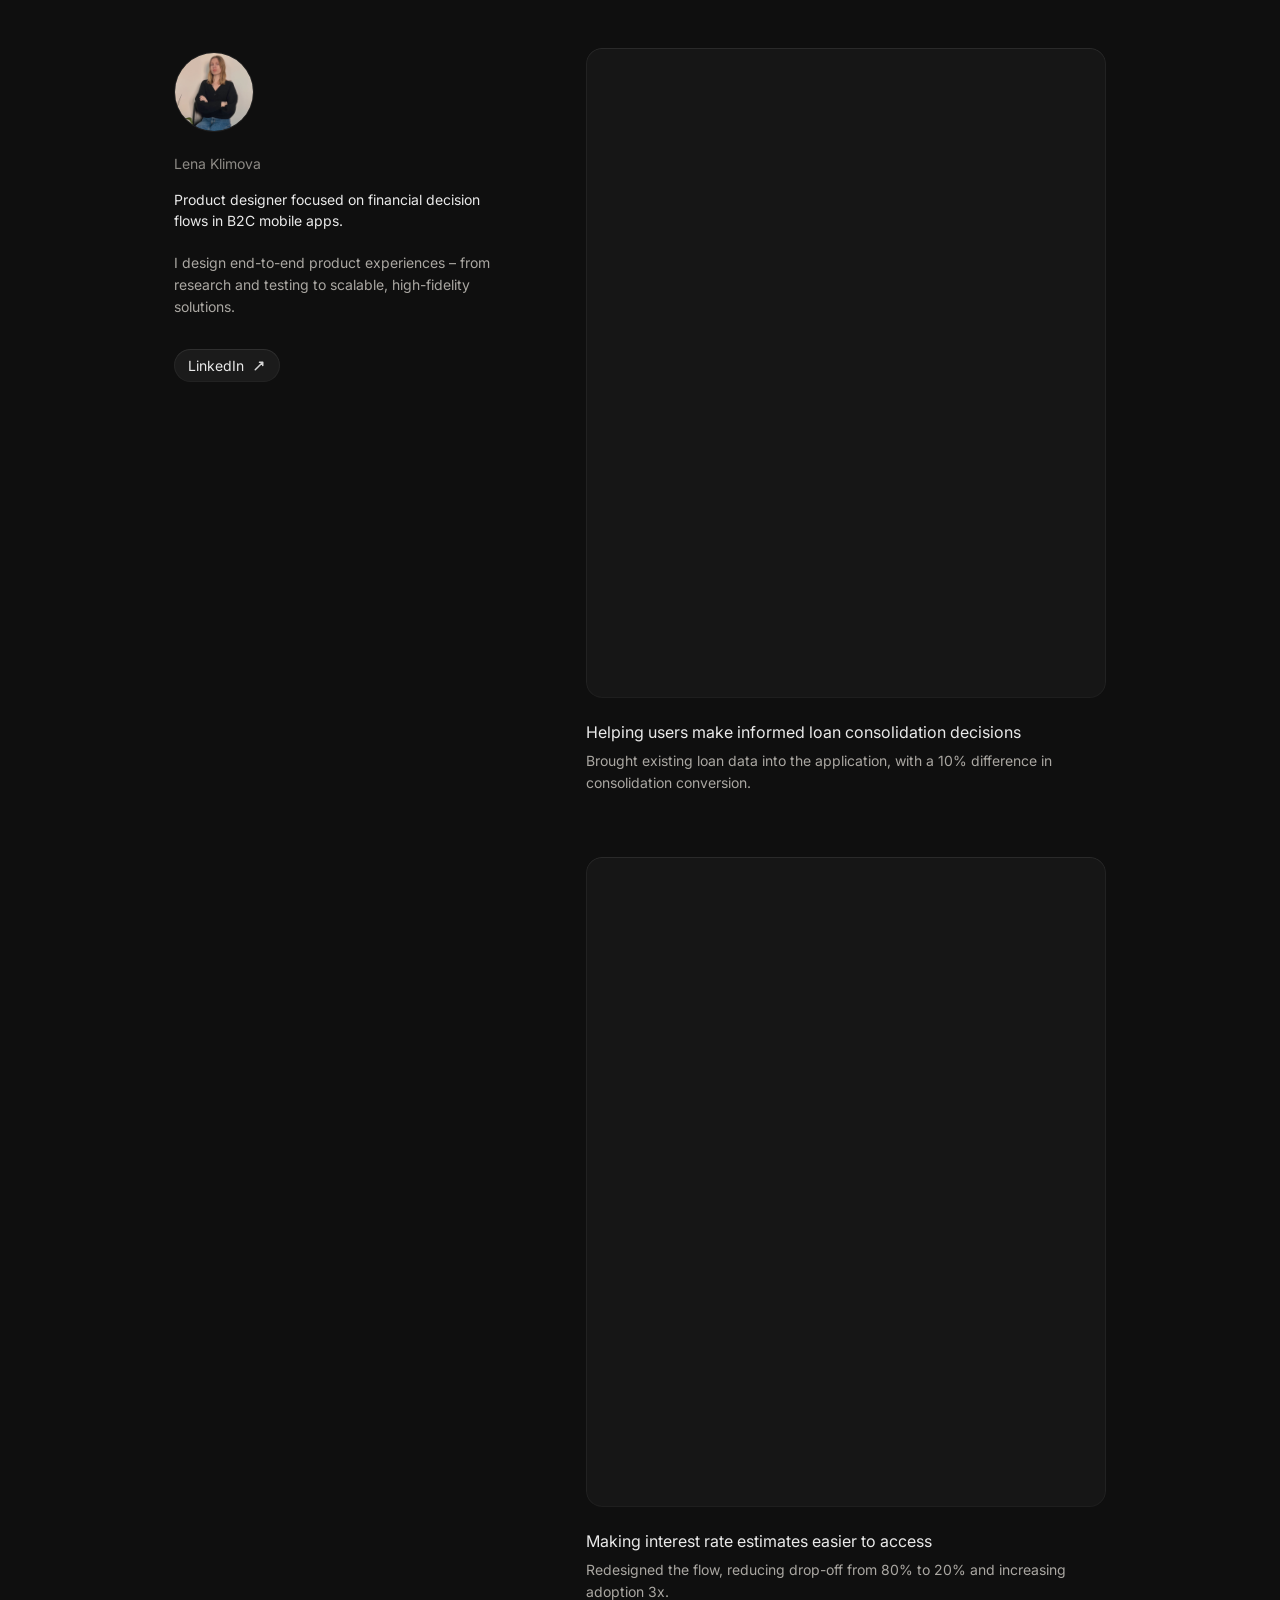
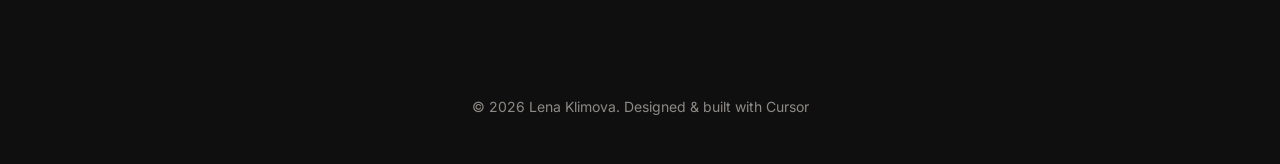
<file: index.html>
<!DOCTYPE html>
<html lang="en">
<head>
  <meta charset="UTF-8" />
  <meta name="viewport" content="width=device-width, initial-scale=1.0" />
  <title>Lena Klimova</title>

  <!-- Google Fonts (Inter) -->
  <link href="https://fonts.googleapis.com/css2?family=Inter:wght@400;500;600&display=swap" rel="stylesheet">

  <link rel="stylesheet" href="styles.css?v=158" />
</head>
<body class="preload home">

  <main class="home-shell">
    <aside class="home-bio">
      <img src="avatar.jpg" class="avatar" alt="Lena Klimova" />
      <p class="text-small">Lena Klimova</p>
      <p class="home-bio-role">Product designer focused on financial decision flows in B2C mobile apps.</p>
      <p class="home-bio-sub">
        I design end-to-end product experiences – from research and testing to scalable, high-fidelity solutions.
      </p>
      <a href="https://www.linkedin.com/in/lena-klimova-8a553314b/" target="_blank" rel="noopener noreferrer" class="button">
        LinkedIn
        <svg viewBox="0 0 14 14" fill="none" aria-hidden="true">
          <path d="M3.25 10.75 10.75 3.25M7.5 3.25H10.75V6.5" stroke="currentColor" stroke-width="1.5" stroke-linecap="round" stroke-linejoin="round"/>
        </svg>
      </a>
    </aside>

    <div class="home-work">

      <article class="home-entry case reveal-group">
        <a href="case-loan-consolidation-kreddy.html" class="home-entry-link reveal">
          <div class="case-card home-preview">
            <div class="home-preview-media">
              <video class="home-preview-cover" src="images/case/loan/uc-card-cover.mp4?v=1" autoplay muted loop playsinline preload="auto" aria-label="Loan consolidation in Kreddy"></video>
            </div>
          </div>
          <h2 class="home-entry-title">Helping users make informed loan consolidation decisions</h2>
          <p class="home-entry-subtext">
            Brought existing loan data into the application, with a 10% difference in consolidation conversion.
          </p>
        </a>
      </article>

      <article class="home-entry case reveal-group">
        <a href="case-irm-kreddy.html" class="home-entry-link reveal">
          <div class="case-card home-preview">
            <div class="home-preview-media">
              <video class="home-preview-cover" src="images/case/irm/irm-card-cover.mp4?v=3" autoplay muted loop playsinline preload="auto" aria-label="Interest rate estimation in Kreddy"></video>
            </div>
          </div>
          <h2 class="home-entry-title">Making interest rate estimates easier to access</h2>
          <p class="home-entry-subtext">
            Redesigned the flow, reducing drop-off from 80% to 20% and increasing adoption 3x.
          </p>
        </a>
      </article>

    </div>
  </main>

  <footer class="footer reveal">
    <p class="text-small">© 2026 Lena Klimova. Designed & built with Cursor</p>
  </footer>

  <script src="script.js?v=64"></script>
</body>
</html>
</file>
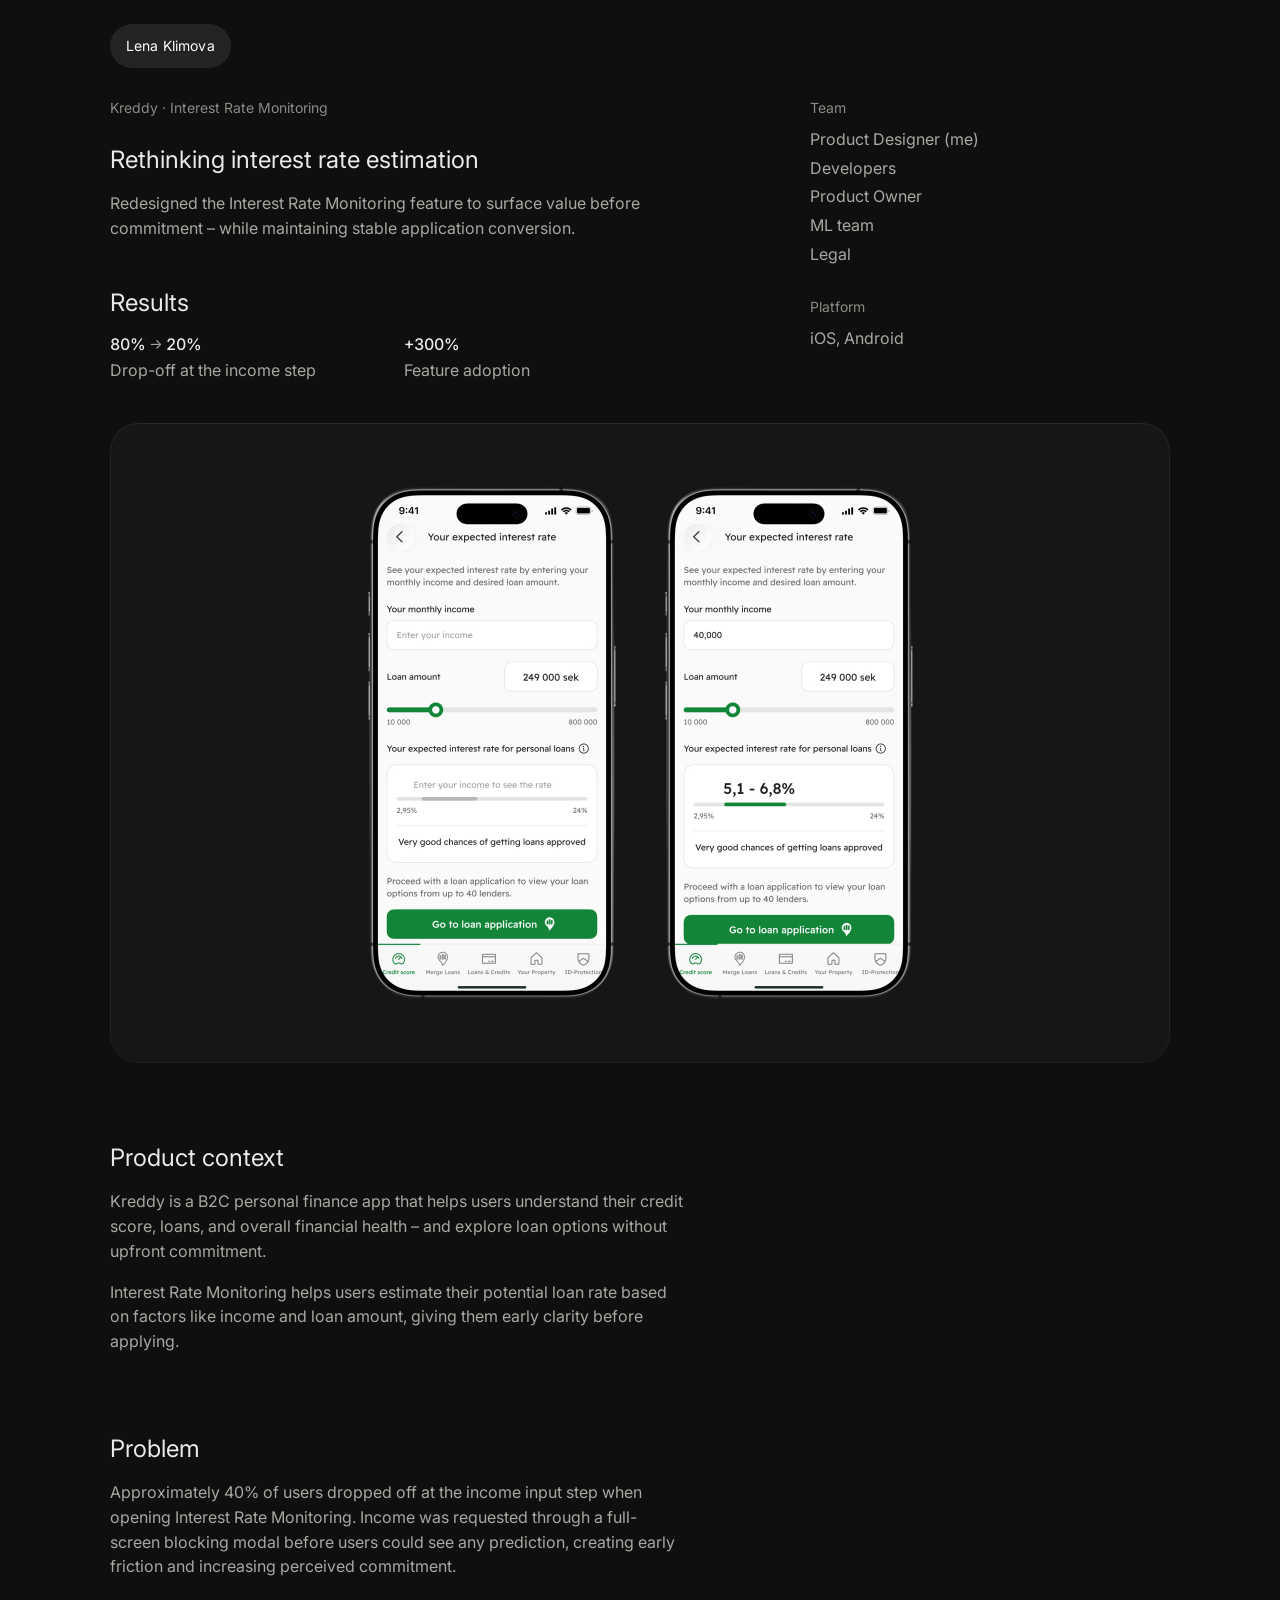
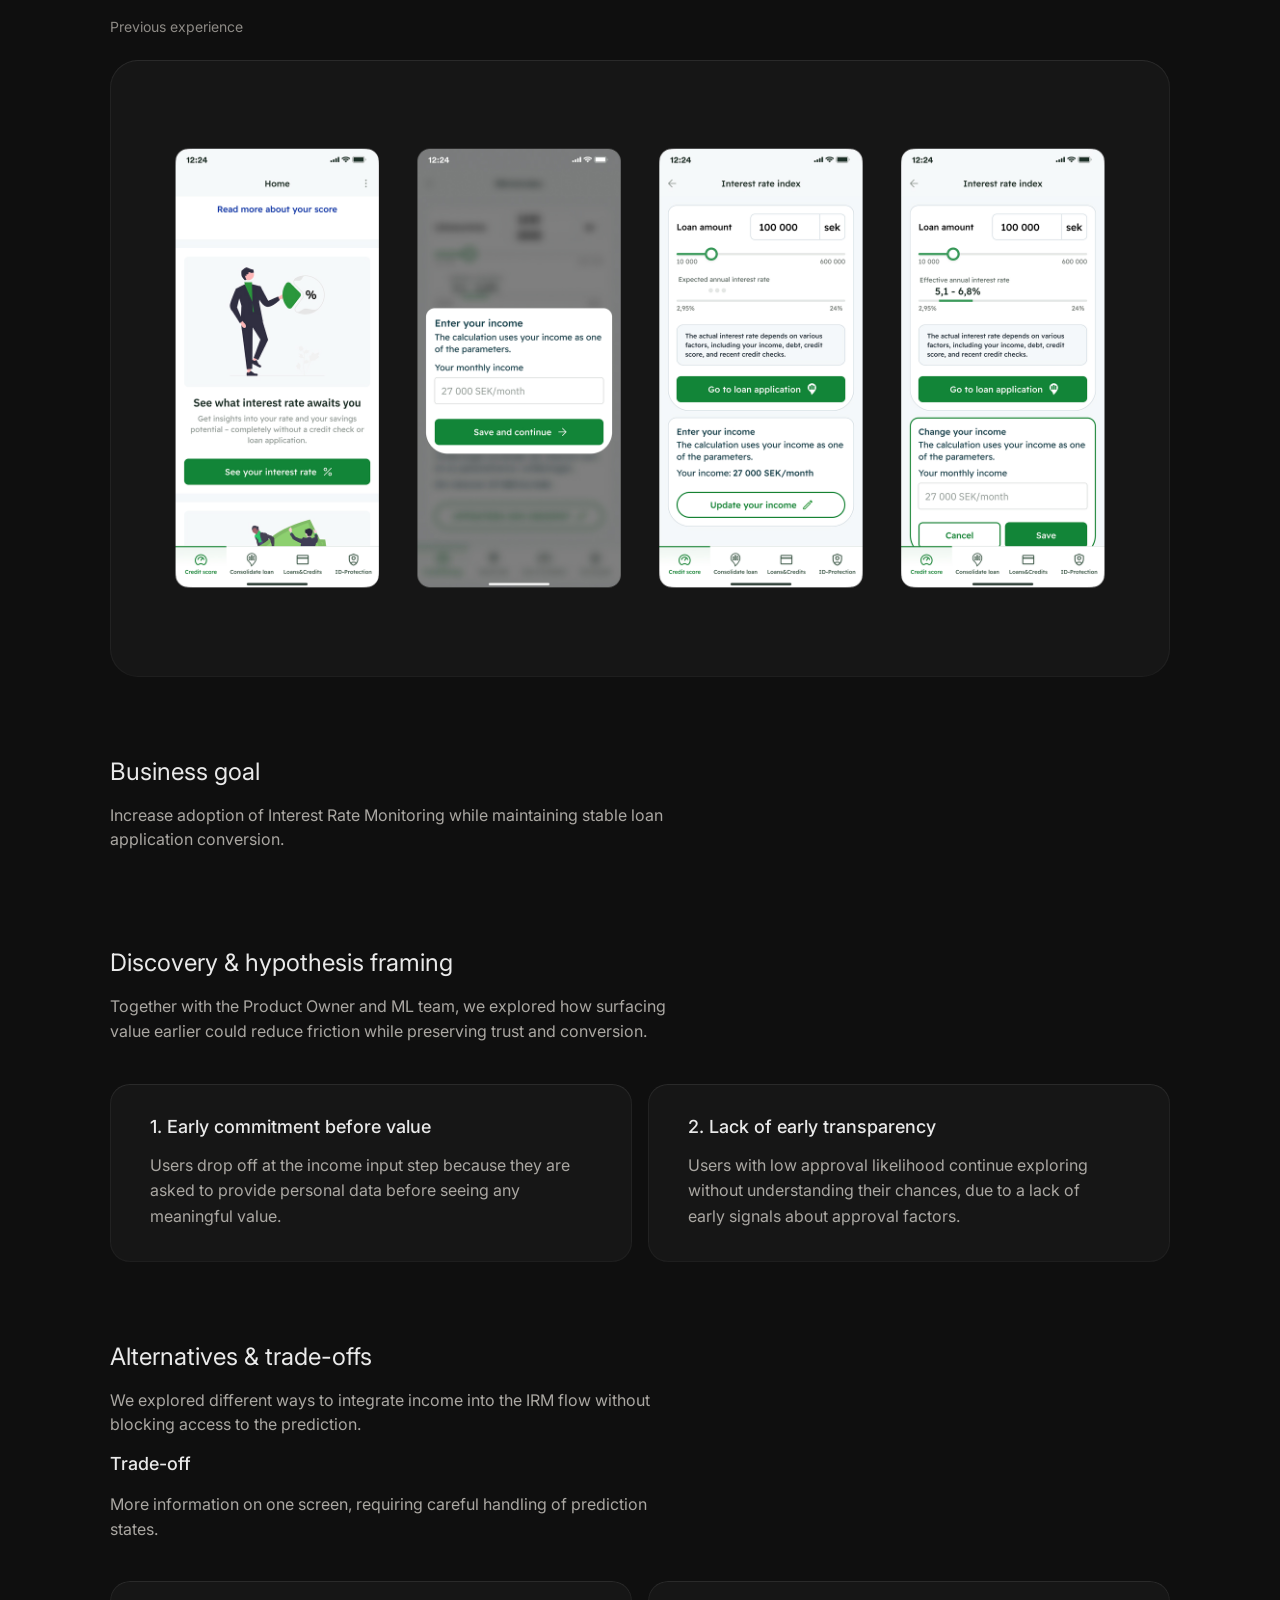
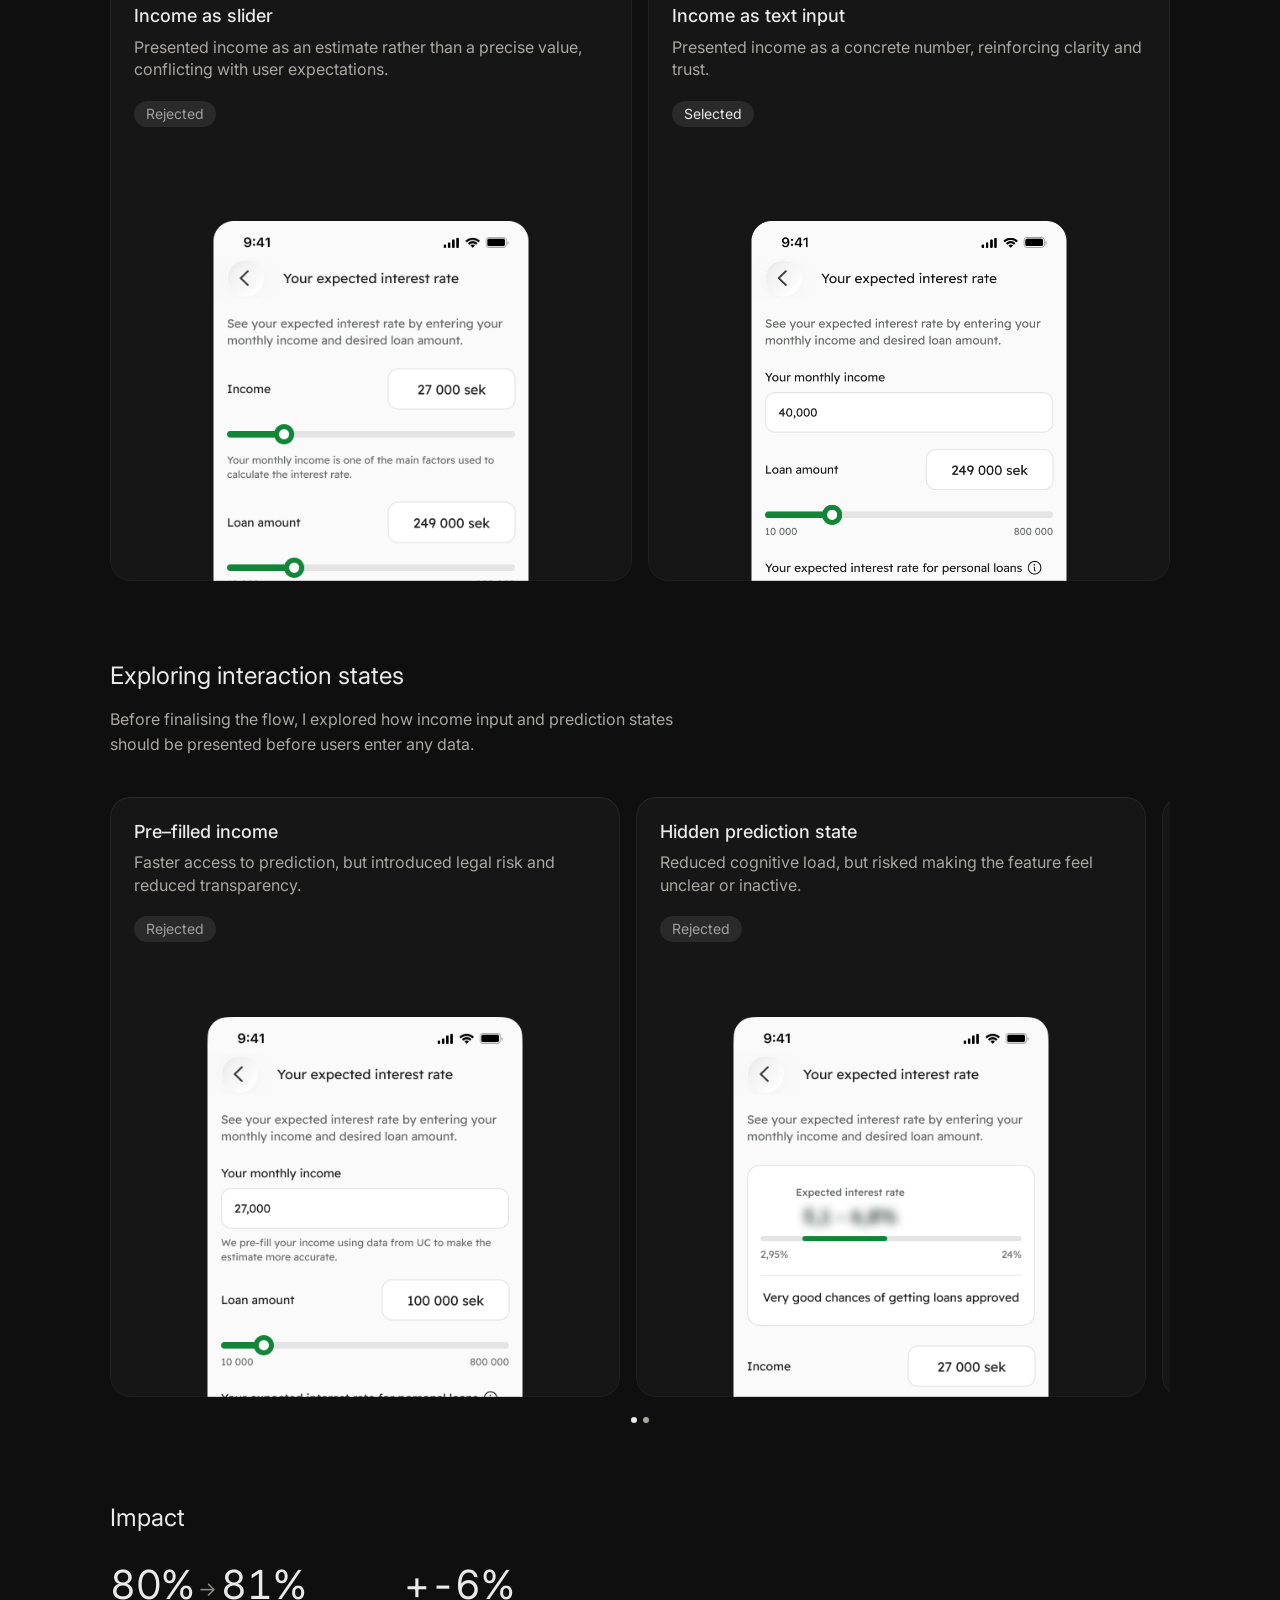
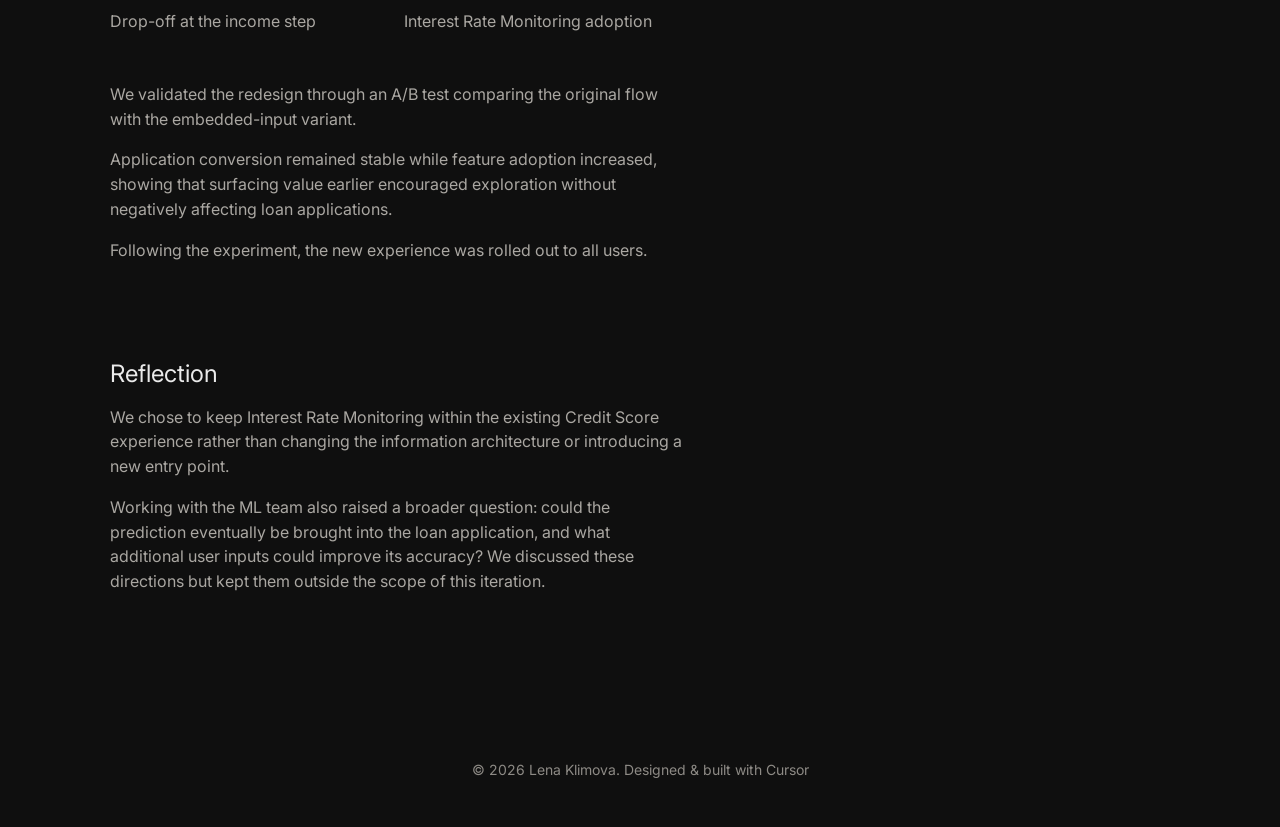
<file: case-irm-kreddy.html>
<!DOCTYPE html>
<html lang="en">
<head>
  <meta charset="UTF-8" />
  <meta name="viewport" content="width=device-width, initial-scale=1.0" />
  <title>IRM Kreddy · Lena Klimova</title>

  <!-- Google Fonts (Inter) -->
  <link href="https://fonts.googleapis.com/css2?family=Inter:wght@400;500;600&display=swap" rel="stylesheet">

  <link rel="stylesheet" href="styles.css?v=158" />
</head>
<body class="preload">

  <nav class="nav">
    <a href="/lena-portfolio/" class="nav-logo">Lena Klimova</a>
  </nav>

  <main class="case-page">
    <section class="hero reveal-group">
      <div class="hero-grid reveal">
        <div class="hero-left hero-text">
          <p class="text-small">Kreddy · Interest Rate Monitoring</p>
          <h1 class="text-title">
            Rethinking interest rate estimation
          </h1>
          <p class="text-body">
            Redesigned the Interest Rate Monitoring feature to surface value before commitment – while maintaining stable application conversion.
          </p>
          <div class="hero-results">
            <h2 class="text-title">Results</h2>
            <div class="hero-results-metrics">
              <div class="hero-results-metric">
                <p class="section-subheading">80%<span class="impact-arrow">→</span><span data-count-from="80" data-count-to="20" data-count-suffix="%">20%</span></p>
                <p class="text-body">Drop-off at the income step</p>
              </div>
              <div class="hero-results-metric">
                <p class="section-subheading" data-count-to="300" data-count-prefix="+" data-count-suffix="%">+300%</p>
                <p class="text-body">Feature adoption</p>
              </div>
            </div>
          </div>
        </div>
        <div class="hero-right">
          <div class="meta-block">
            <p class="text-small">Team</p>
            <p class="text-body">Product Designer (me)</p>
            <p class="text-body">Developers</p>
            <p class="text-body">Product Owner</p>
            <p class="text-body">ML team</p>
            <p class="text-body">Legal</p>
          </div>
          <div class="meta-block">
            <p class="text-small">Platform</p>
            <p class="text-body">iOS, Android</p>
          </div>
        </div>
      </div>
      <div class="hero-image reveal" role="img" aria-label="Case study preview"></div>
    </section>

    <section class="case-section reveal-group">
      <div class="case-content reveal">

        <h2 class="text-title">Product context</h2>
        <p class="text-body">
          Kreddy is a B2C personal finance app that helps users understand their credit score, loans, and overall financial health – and explore loan options without upfront commitment.
        </p>
        <p class="text-body">
          Interest Rate Monitoring helps users estimate their potential loan rate based on factors like income and loan amount, giving them early clarity before applying.
        </p>

        <h2 class="text-title">Problem</h2>
        <p class="text-body">
          Approximately 40% of users dropped off at the income input step when opening Interest Rate Monitoring. Income was requested through a full-screen blocking modal before users could see any prediction, creating early friction and increasing perceived commitment.
        </p>

      </div>

      <div class="case-block reveal">
        <p class="text-small case-label">Previous experience</p>
        <div class="case-image">
          <img src="irm-previous-experience.jpg" alt="Previous experience screens" />
        </div>
      </div>
    </section>

    <section class="case-section reveal-group">
      <div class="case-content reveal">

        <h2 class="text-title">Business goal</h2>
        <p class="text-body">
          Increase adoption of Interest Rate Monitoring while maintaining stable loan application conversion.
        </p>

      </div>
    </section>

    <section class="case-section reveal-group">

      <div class="case-content reveal">
        <h2 class="text-title">Discovery & hypothesis framing</h2>

        <p class="text-body">
          Together with the Product Owner and ML team, we explored how surfacing value earlier could reduce friction while preserving trust and conversion.
        </p>
      </div>

      <div class="case-hypotheses reveal">

        <div class="hypothesis-card">
          <h3>1. Early commitment before value</h3>
          <p>
            Users drop off at the income input step because they are asked to provide personal data before seeing any meaningful value.
          </p>
        </div>

        <div class="hypothesis-card">
          <h3>2. Lack of early transparency</h3>
          <p>
            Users with low approval likelihood continue exploring without understanding their chances, due to a lack of early signals about approval factors.
          </p>
        </div>

      </div>

    </section>

    <section class="case-section reveal-group">
      <div class="case-content reveal">

        <h2 class="text-title">Alternatives & trade-offs</h2>
        <p class="text-body">
          We explored different ways to integrate income into the IRM flow without blocking access to the prediction.
        </p>

        <p class="section-subheading">Trade-off</p>
        <p class="text-body">
          More information on one screen, requiring careful handling of prediction states.
        </p>

      </div>

      <div class="case-cards reveal">

        <div class="case-card">
          <div class="case-card-content">
            <h3 class="card-title">Income as slider</h3>
            <p class="case-subtext">
              Presented income as an estimate rather than a precise value, conflicting with user expectations.
            </p>
            <span class="case-badge rejected">Rejected</span>
          </div>

          <div class="case-card-media">
            <img
              src="./images/case/irm/irm-income-slider-top.png"
              alt="Income input as slider UI"
            />
          </div>
        </div>

        <div class="case-card">
          <div class="case-card-content">
            <h3 class="card-title">Income as text input</h3>
            <p class="case-subtext">
              Presented income as a concrete number, reinforcing clarity and trust.
            </p>
            <span class="case-badge selected">Selected</span>
          </div>

          <div class="case-card-media">
            <img
              src="./images/case/irm/irm-income-input-top.png"
              alt="Income input as text field UI"
            />
          </div>
        </div>

      </div>
    </section>

    <section class="case-section reveal-group">
      <div class="case-content reveal">
        <h2 class="text-title">Exploring interaction states</h2>
        <p class="text-body">
          Before finalising the flow, I explored how income input and prediction states should be presented before users enter any data.
        </p>
      </div>

      <div class="case-cards case-cards--scroll reveal" data-scroll-cards>
        <div class="case-card">
          <div class="case-card-content">
            <h3 class="card-title">Pre–filled income</h3>
            <p class="case-subtext">
              Faster access to prediction, but introduced legal risk and reduced transparency.
            </p>
            <span class="case-badge rejected">Rejected</span>
          </div>
          <div class="case-card-media">
            <img
              src="./interaction-states/pre-filled-income.png"
              alt="Pre-filled income state mockup"
            />
          </div>
        </div>

        <div class="case-card">
          <div class="case-card-content">
            <h3 class="card-title">Hidden prediction state</h3>
            <p class="case-subtext">
              Reduced cognitive load, but risked making the feature feel unclear or inactive.
            </p>
            <span class="case-badge rejected">Rejected</span>
          </div>
          <div class="case-card-media">
            <img
              src="./interaction-states/hidden-prediction-state.png"
              alt="Hidden prediction state mockup"
            />
          </div>
        </div>

        <div class="case-card">
          <div class="case-card-content">
            <h3 class="card-title">Unguided empty state</h3>
            <p class="case-subtext">
              Lacked a clear next step, which could increase hesitation and reduce exploration.
            </p>
            <span class="case-badge rejected">Rejected</span>
          </div>
          <div class="case-card-media">
            <img
              src="./interaction-states/unguided-empty-state.png"
              alt="Unguided empty state mockup"
            />
          </div>
        </div>

        <div class="case-card">
          <div class="case-card-content">
            <h3 class="card-title">Guided empty state</h3>
            <p class="case-subtext">
              Provided structure while reducing legal risk and supporting exploration.
            </p>
            <span class="case-badge selected">Selected</span>
          </div>
          <div class="case-card-media">
            <img
              src="./interaction-states/guided-empty-state.png"
              alt="Guided empty state mockup"
            />
          </div>
        </div>
      </div>

      <div class="case-pagination" data-scroll-pagination aria-label="Exploration cards pagination">
        <button type="button" class="case-pagination-dot is-active" data-card-index="0" aria-label="Show card 1: Pre-filled income"></button>
        <button type="button" class="case-pagination-dot" data-card-index="1" aria-label="Show card 2: Hidden prediction state"></button>
        <button type="button" class="case-pagination-dot" data-card-index="2" aria-label="Show card 3: Unguided empty state"></button>
        <button type="button" class="case-pagination-dot" data-card-index="3" aria-label="Show card 4: Guided empty state"></button>
      </div>
    </section>

    <section class="case-section reveal-group">
      <div class="case-content reveal">
        <h2 class="text-title">Impact</h2>

        <div class="impact-metrics">
          <div class="impact-metric">
            <p class="text-hero impact-metric-value">80%<span class="impact-arrow">→</span><span data-count-from="80" data-count-to="20" data-count-suffix="%">20%</span></p>
            <p class="text-body">Drop-off at the income step</p>
          </div>

          <div class="impact-metric">
            <p class="text-hero impact-metric-value" data-count-to="300" data-count-prefix="+" data-count-suffix="%">+300%</p>
            <p class="text-body">Interest Rate Monitoring adoption</p>
          </div>
        </div>

        <p class="text-body">
          We validated the redesign through an A/B test comparing the original flow with the embedded-input variant.
        </p>
        <p class="text-body">
          Application conversion remained stable while feature adoption increased, showing that surfacing value earlier encouraged exploration without negatively affecting loan applications.
        </p>
        <p class="text-body">
          Following the experiment, the new experience was rolled out to all users.
        </p>
      </div>
    </section>

    <section class="case-section reveal-group">
      <div class="case-content reveal">
        <h2 class="text-title">Reflection</h2>
        <p class="text-body">
          We chose to keep Interest Rate Monitoring within the existing Credit Score experience rather than changing the information architecture or introducing a new entry point.
        </p>
        <p class="text-body">
          Working with the ML team also raised a broader question: could the prediction eventually be brought into the loan application, and what additional user inputs could improve its accuracy? We discussed these directions but kept them outside the scope of this iteration.
        </p>
      </div>
    </section>
  </main>

  <footer class="footer reveal">
    <p class="text-small">© 2026 Lena Klimova. Designed & built with Cursor</p>
  </footer>

  <script src="script.js?v=60"></script>
</body>
</html>
</file>
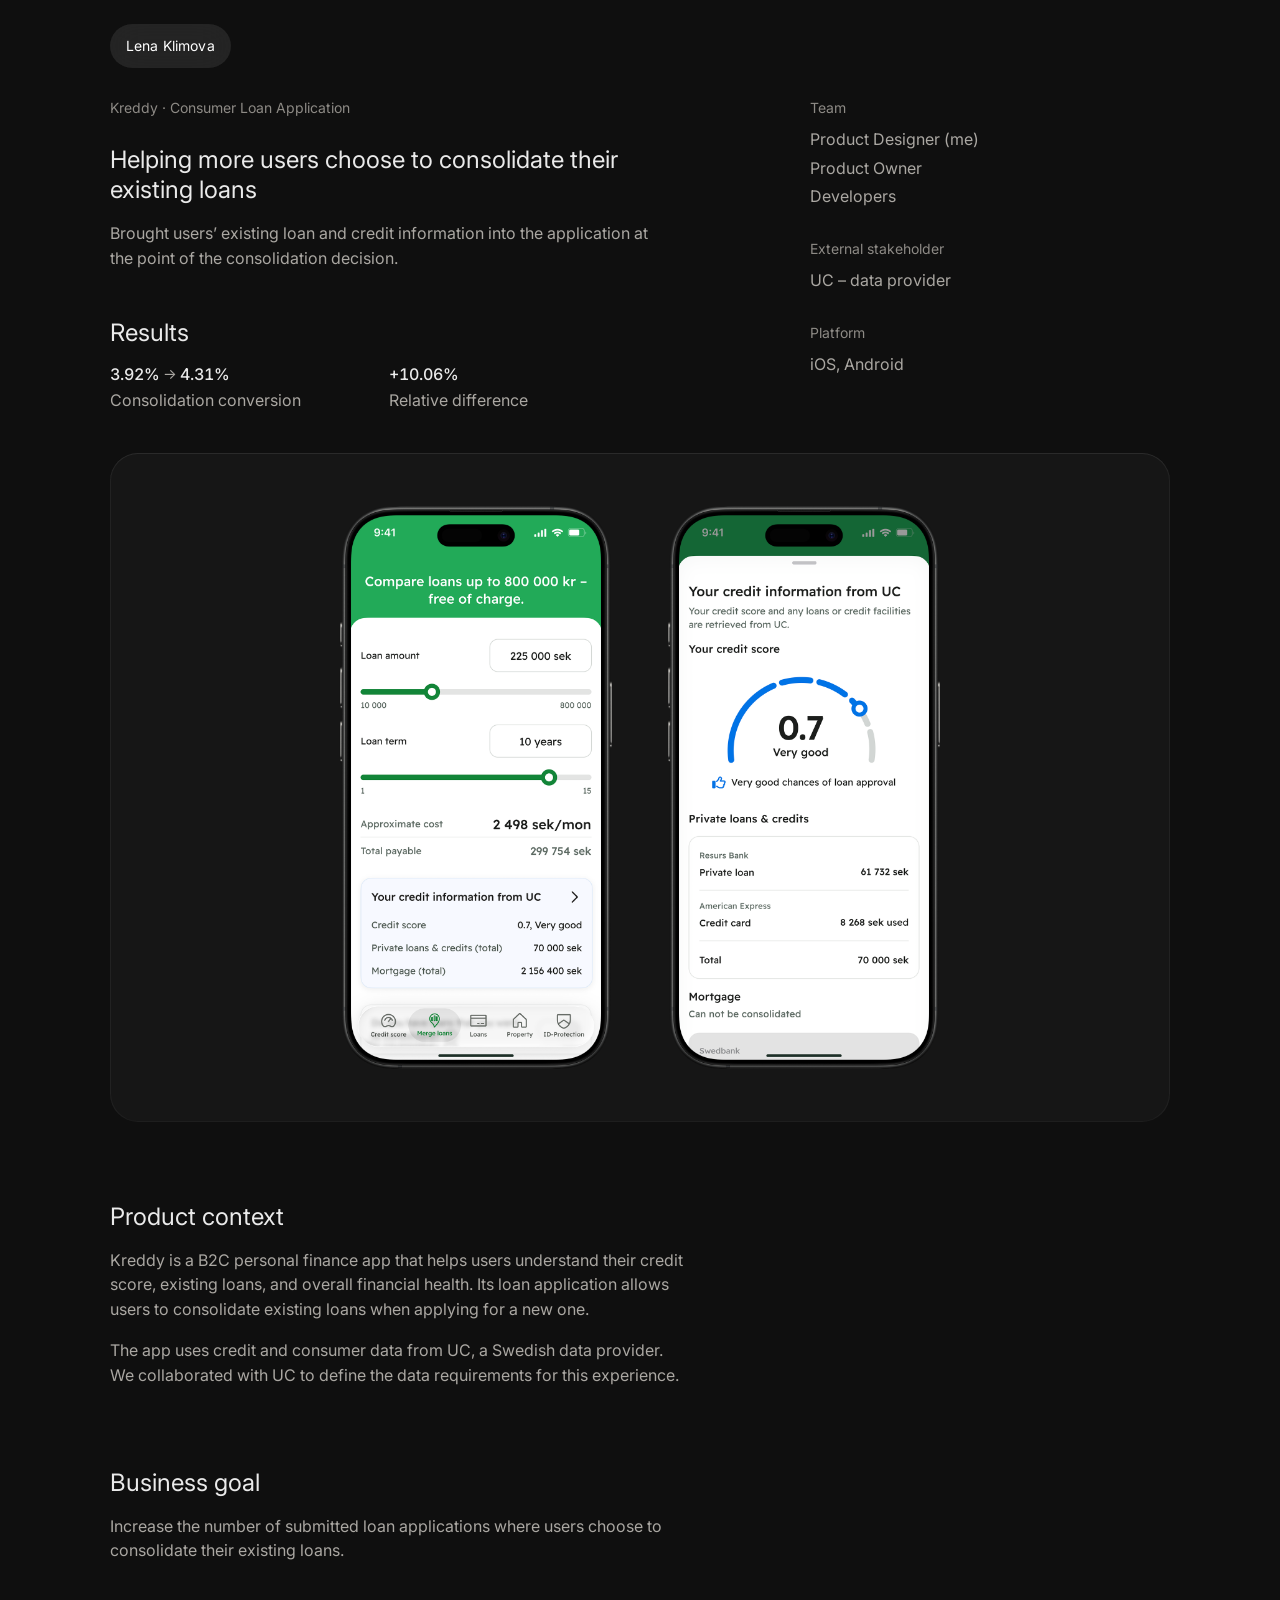
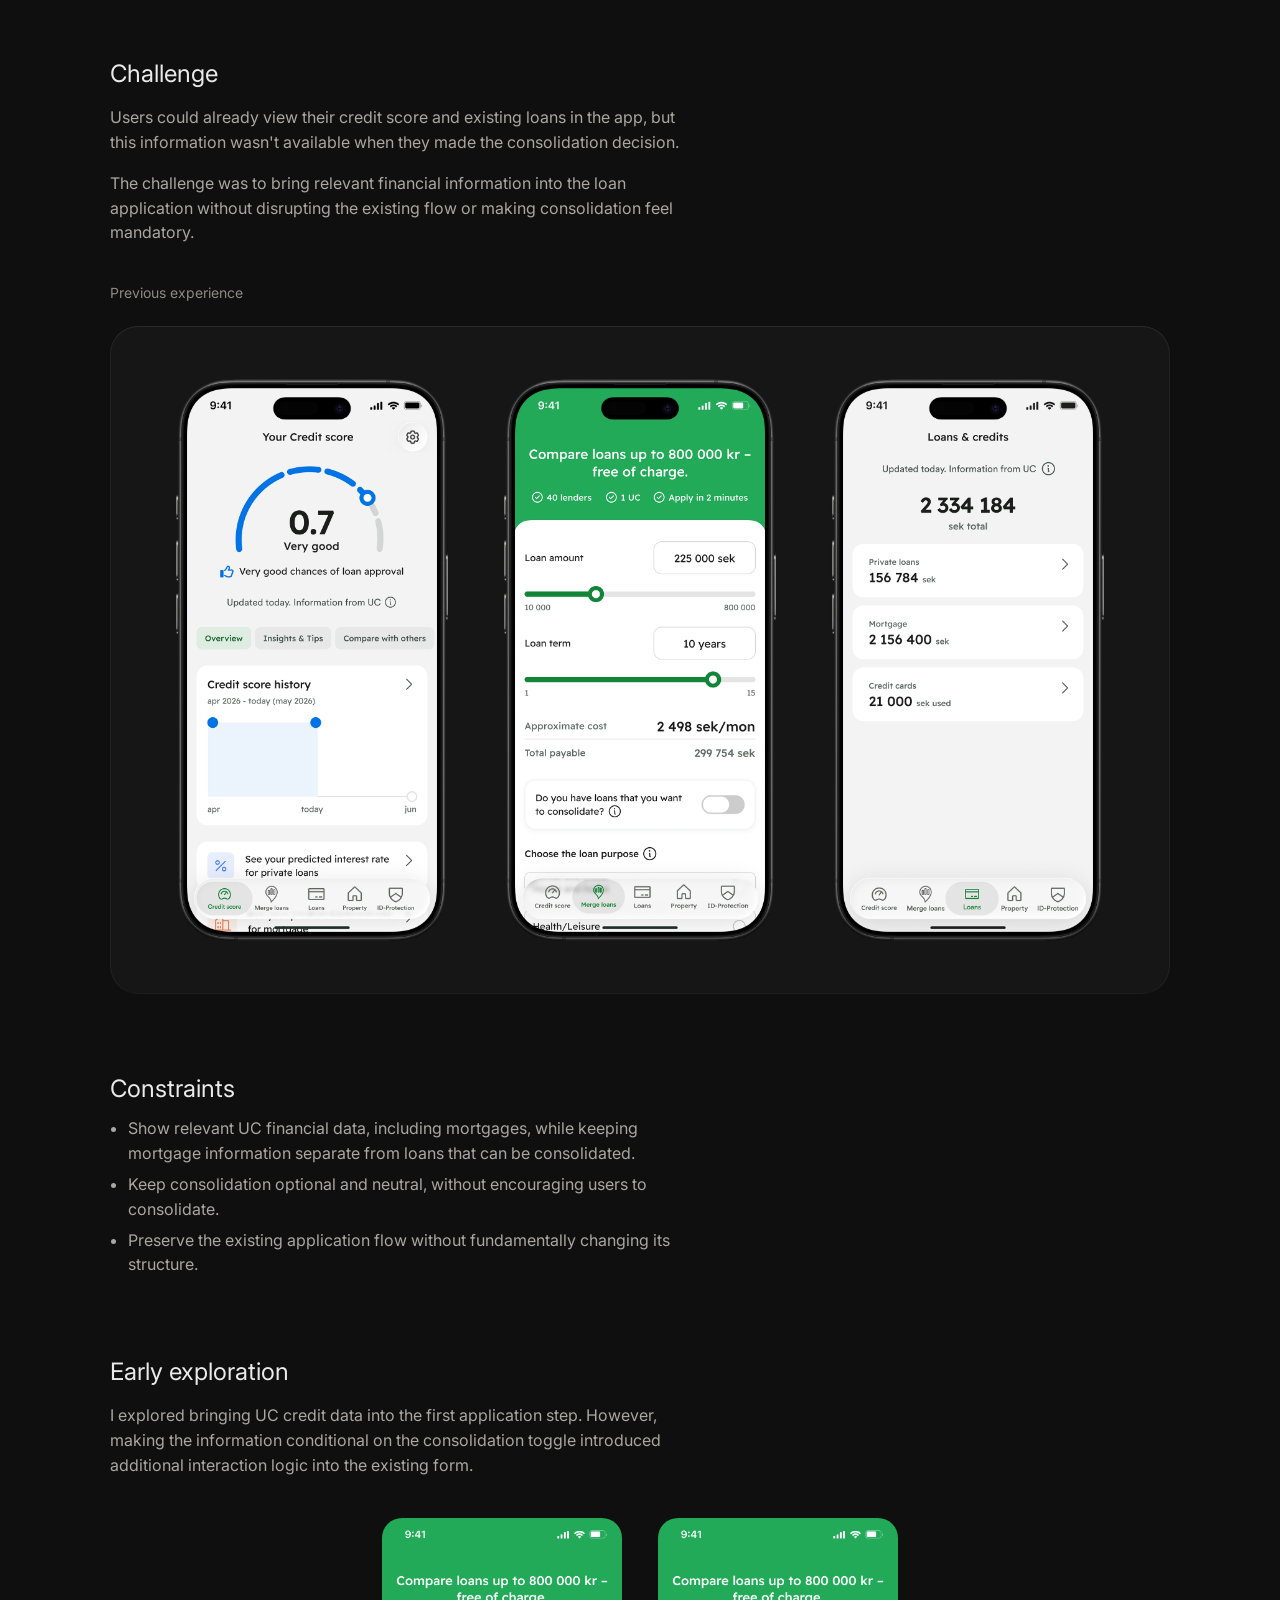
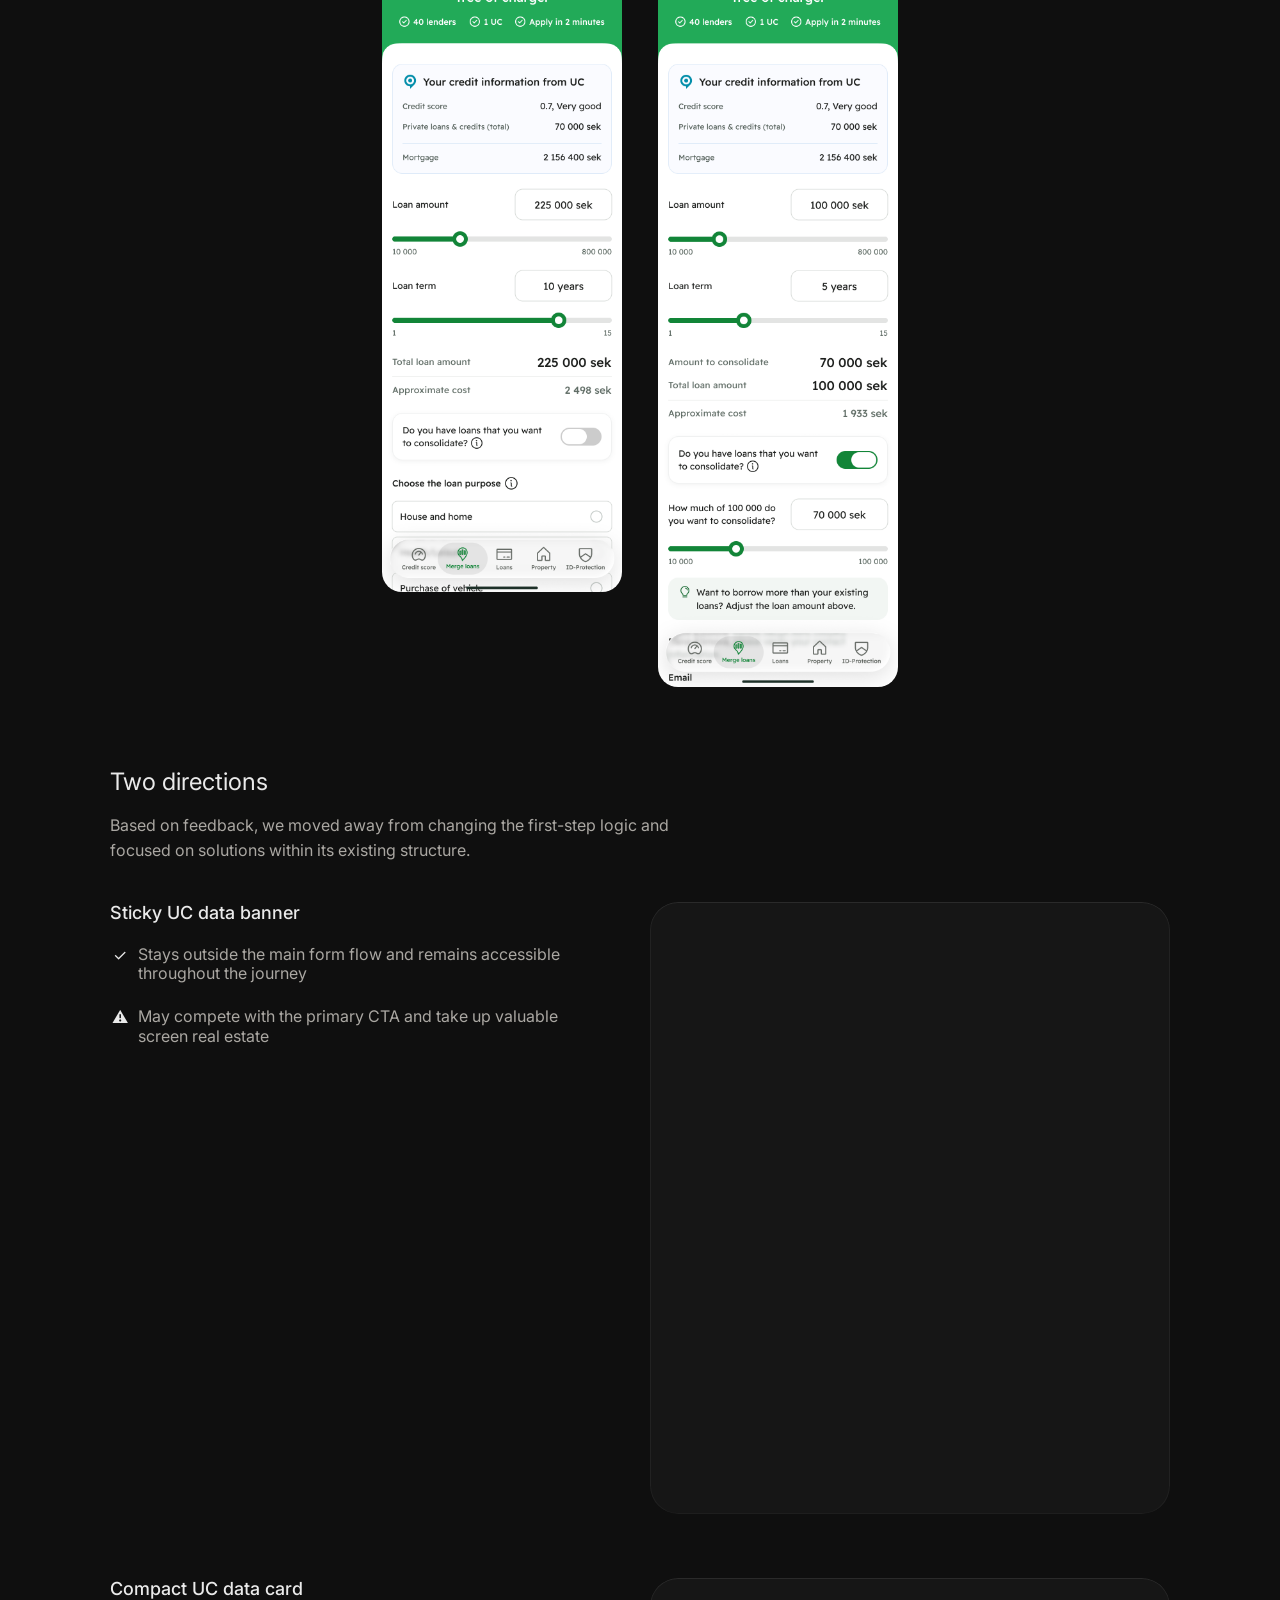
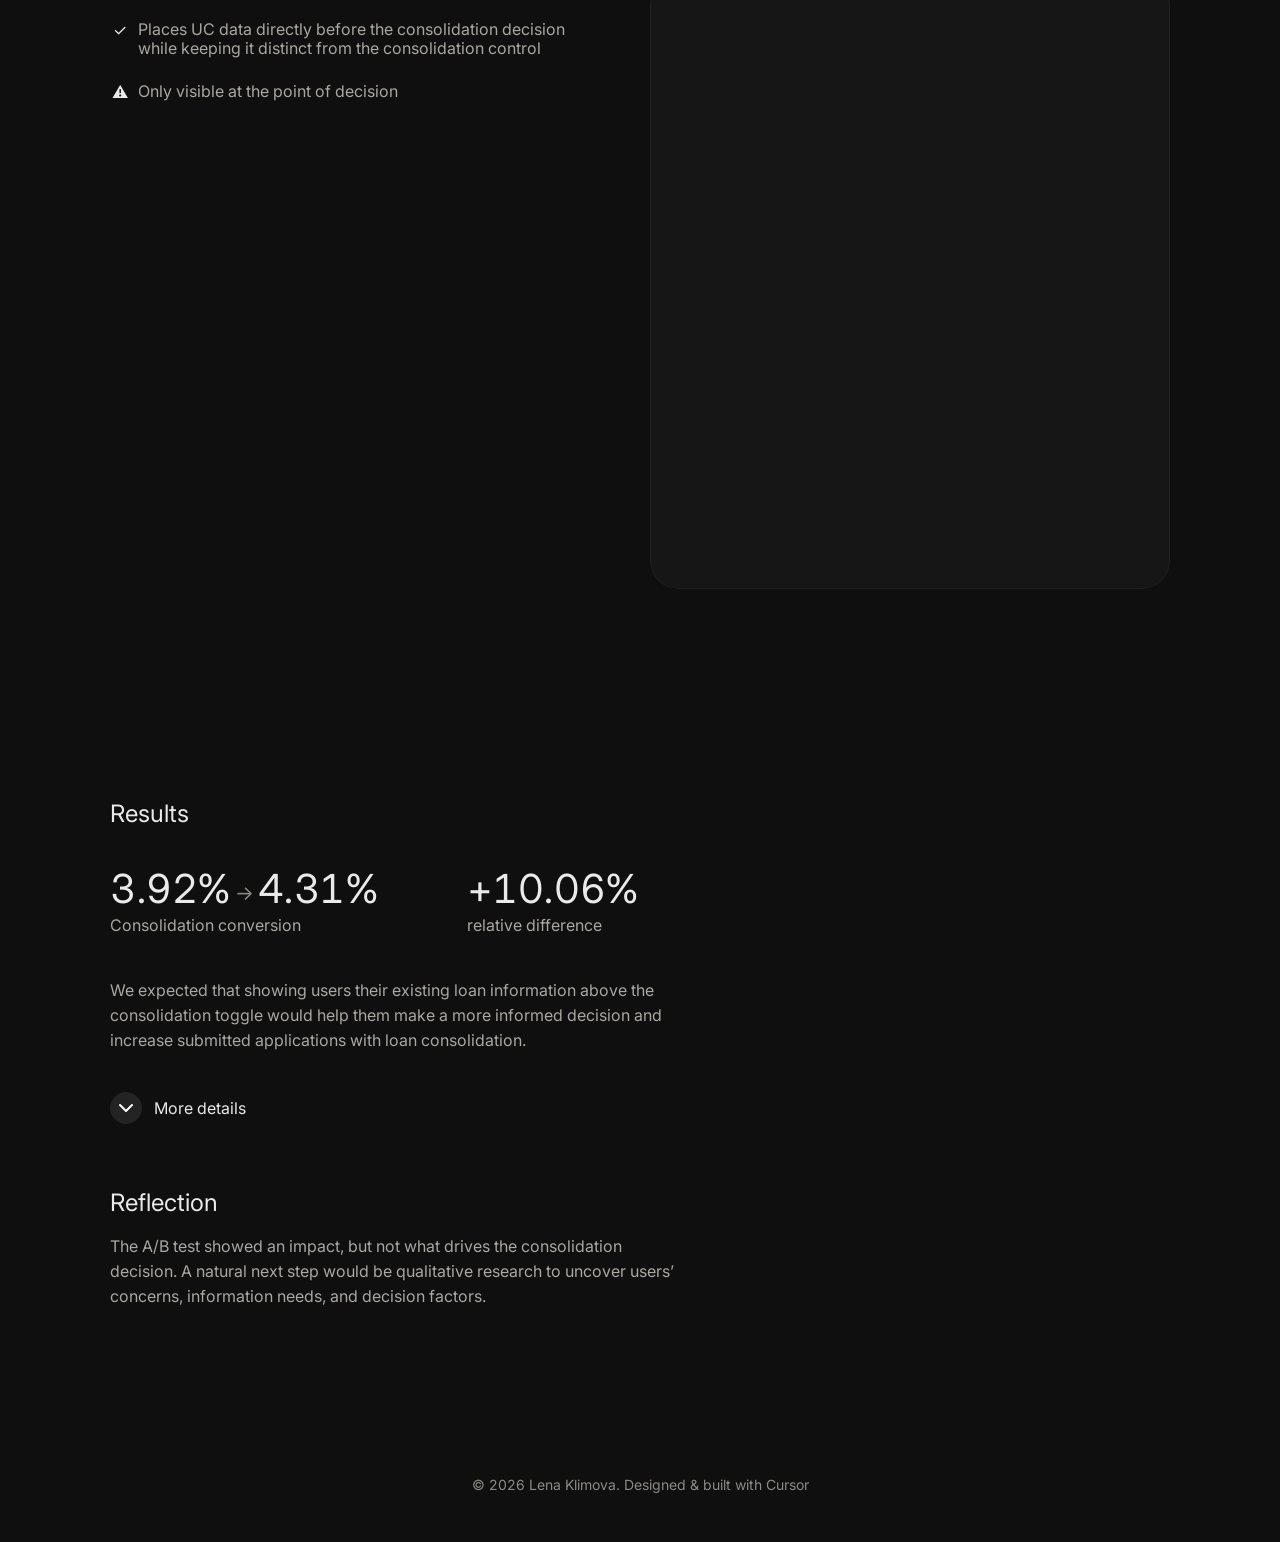
<file: case-loan-consolidation-kreddy.html>
<!DOCTYPE html>
<html lang="en">
<head>
  <meta charset="UTF-8" />
  <meta name="viewport" content="width=device-width, initial-scale=1.0" />
  <title>Loan Consolidation Kreddy · Lena Klimova</title>

  <!-- Google Fonts (Inter) -->
  <link href="https://fonts.googleapis.com/css2?family=Inter:wght@400;500;600&display=swap" rel="stylesheet">

  <link rel="stylesheet" href="styles.css?v=158" />
</head>
<body class="preload">

  <nav class="nav">
    <a href="/lena-portfolio/" class="nav-logo">Lena Klimova</a>
  </nav>

  <main class="case-page">
    <section class="hero reveal-group">
      <div class="hero-grid reveal">
        <div class="hero-left hero-text">
          <p class="text-small">Kreddy · Consumer Loan Application</p>
          <h1 class="text-title">
            Helping more users choose to consolidate their existing loans
          </h1>
          <p class="text-body">
            Brought users’ existing loan and credit information into the application at the point of the consolidation decision.
          </p>
          <div class="hero-results">
            <h2 class="text-title">Results</h2>
            <div class="hero-results-metrics">
              <div class="hero-results-metric">
                <p class="section-subheading">3.92%<span class="impact-arrow">→</span><span data-count-from="3.92" data-count-to="4.31" data-count-suffix="%">4.31%</span></p>
                <p class="text-body">Consolidation conversion</p>
              </div>
              <div class="hero-results-metric">
                <p class="section-subheading" data-count-to="10.06" data-count-prefix="+" data-count-suffix="%">+10.06%</p>
                <p class="text-body">Relative difference</p>
              </div>
            </div>
          </div>
        </div>
        <div class="hero-right">
          <div class="meta-block">
            <p class="text-small">Team</p>
            <p class="text-body">Product Designer (me)</p>
            <p class="text-body">Product Owner</p>
            <p class="text-body">Developers</p>
          </div>
          <div class="meta-block">
            <p class="text-small">External stakeholder</p>
            <p class="text-body">UC – data provider</p>
          </div>
          <div class="meta-block">
            <p class="text-small">Platform</p>
            <p class="text-body">iOS, Android</p>
          </div>
        </div>
      </div>
      <div class="hero-image previous-experience reveal">
        <img src="images/case/loan/final-design/main-screen.png?v=2" alt="Final loan application main screen" />
        <img src="images/case/loan/final-design/bottom-sheet-1.png?v=1" alt="Final loan application bottom sheet" />
      </div>
    </section>

    <section class="case-section reveal-group">
      <div class="case-content reveal">

        <h2 class="text-title">Product context</h2>
        <p class="text-body">
          Kreddy is a B2C personal finance app that helps users understand their credit score, existing loans, and overall financial health. Its loan application allows users to consolidate existing loans when applying for a new one.
        </p>
        <p class="text-body">
          The app uses credit and consumer data from UC, a Swedish data provider. We collaborated with UC to define the data requirements for this experience.
        </p>

      </div>
    </section>

    <section class="case-section reveal-group">
      <div class="case-content reveal">

        <h2 class="text-title">Business goal</h2>
        <p class="text-body">
          Increase the number of submitted loan applications where users choose to consolidate their existing loans.
        </p>

      </div>
    </section>

    <section class="case-section reveal-group">
      <div class="case-content reveal">

        <h2 class="text-title">Challenge</h2>
        <p class="text-body">
          Users could already view their credit score and existing loans in the app, but this information wasn't available when they made the consolidation decision.
        </p>
        <p class="text-body">
          The challenge was to bring relevant financial information into the loan application without disrupting the existing flow or making consolidation feel mandatory.
        </p>

      </div>

      <div class="case-block reveal">
        <p class="text-small case-label">Previous experience</p>
        <div class="case-image previous-experience">
          <img src="images/case/loan/previous-experience/credit-score.png?v=3" alt="Credit score screen" />
          <img src="images/case/loan/previous-experience/merge-loans.png?v=3" alt="Merge loans screen without UC data" />
          <img src="images/case/loan/previous-experience/loans-credits.png?v=3" alt="Loans and credits screen" />
        </div>
      </div>
    </section>

    <section class="case-section reveal-group">
      <div class="case-content reveal">

        <h2 class="text-title">Constraints</h2>
        <ul class="case-list">
          <li>Show relevant UC financial data, including mortgages, while keeping mortgage information separate from loans that can be consolidated.</li>
          <li>Keep consolidation optional and neutral, without encouraging users to consolidate.</li>
          <li>Preserve the existing application flow without fundamentally changing its structure.</li>
        </ul>

      </div>
    </section>

    <section class="case-section case-section--visual reveal-group">
      <div class="case-content reveal">
        <h2 class="text-title">Early exploration</h2>
        <p class="text-body">
          I explored bringing UC credit data into the first application step. However, making the information conditional on the consolidation toggle introduced additional interaction logic into the existing form.
        </p>
      </div>

      <div class="case-block reveal">
        <div class="case-image case-image--clear early-exploration">
          <img src="images/case/loan/early-exploration/01-initial-state.png?v=2" alt="Early exploration initial state" />
          <img src="images/case/loan/early-exploration/01-active-state.png?v=2" alt="Early exploration active state" />
        </div>
      </div>
    </section>

    <section class="case-section reveal-group">
      <div class="case-content reveal">
        <h2 class="text-title">Two directions</h2>
        <p class="text-body">
          Based on feedback, we moved away from changing the first-step logic and focused on solutions within its existing structure.
        </p>
      </div>

      <div class="case-cards direction-rows reveal">
        <div class="direction-row">
          <div class="direction-copy">
            <h3 class="card-title">Sticky UC data banner</h3>
            <ul class="direction-points">
              <li class="direction-point">
                <span class="direction-point-icon" aria-hidden="true">✓&#xFE0E;</span>
                <p class="text-body">Stays outside the main form flow and remains accessible throughout the journey</p>
              </li>
              <li class="direction-point">
                <span class="direction-point-icon direction-point-icon--warn" aria-hidden="true">⚠&#xFE0E;</span>
                <p class="text-body">May compete with the primary CTA and take up valuable screen real estate</p>
              </li>
            </ul>
          </div>
          <div class="case-card">
            <div class="case-card-media">
              <video
                src="images/case/loan/sticky-uc-banner.mp4?v=update"
                autoplay
                muted
                loop
                playsinline
                preload="metadata"
                aria-label="Sticky UC data banner prototype"
              ></video>
            </div>
          </div>
        </div>

        <div class="direction-row">
          <div class="direction-copy">
            <h3 class="card-title">Compact UC data card</h3>
            <ul class="direction-points">
              <li class="direction-point">
                <span class="direction-point-icon" aria-hidden="true">✓&#xFE0E;</span>
                <p class="text-body">Places UC data directly before the consolidation decision while keeping it distinct from the consolidation control</p>
              </li>
              <li class="direction-point">
                <span class="direction-point-icon direction-point-icon--warn" aria-hidden="true">⚠&#xFE0E;</span>
                <p class="text-body">Only visible at the point of decision</p>
              </li>
            </ul>
          </div>
          <div class="case-card">
            <div class="case-card-media">
              <video
                src="images/case/loan/compact-uc-card.mp4?v=update"
                autoplay
                muted
                loop
                playsinline
                preload="metadata"
                aria-label="Compact UC data card prototype"
              ></video>
            </div>
          </div>
        </div>
      </div>

      <div class="case-content reveal reveal-after-lists">
        <p class="text-body">
          I proposed Direction 2 – the UC data compact card – to make UC data relevant at the point of decision without adding persistent UI. Together with the product team, we defined the final solution and took it into the A/B test.
        </p>
      </div>
    </section>

    <section class="case-section reveal-group">
      <div class="case-content experiment reveal">
        <h2 class="text-title">Results</h2>

        <div class="experiment-metrics">
          <div class="experiment-metric">
            <p class="experiment-figure">3.92%<span class="impact-arrow">→</span><span data-count-from="3.92" data-count-to="4.31" data-count-suffix="%">4.31%</span></p>
            <p class="text-body">Consolidation conversion</p>
          </div>
          <div class="experiment-metric">
            <p class="experiment-figure"><span data-count-to="10.06" data-count-prefix="+" data-count-suffix="%">+10.06%</span></p>
            <p class="text-body">relative difference</p>
          </div>
        </div>

        <div class="experiment-body">
          <p class="text-body">
            We expected that showing users their existing loan information above the consolidation toggle would help them make a more informed decision and increase submitted applications with loan consolidation.
          </p>

          <div class="experiment-details" id="experiment-details" hidden>
            <div class="experiment-meta">
              <div class="experiment-fact">
                <p class="section-subheading">A/B test</p>
                <p class="text-body">Original application vs. UC data card</p>
              </div>
              <div class="experiment-fact">
                <p class="section-subheading">77 days</p>
                <p class="text-body">15 Mar – 31 May 2026</p>
              </div>
              <div class="experiment-fact">
                <p class="section-subheading">61,340</p>
                <p class="text-body">total visitors</p>
              </div>
            </div>

            <div class="experiment-fact">
              <p class="section-subheading">Success metric</p>
              <p class="text-body">Submitted applications where users selected “collect loan = yes.”</p>
            </div>

            <div class="experiment-fact">
              <p class="section-subheading">Experiment note</p>
              <div class="experiment-notes">
                <p class="text-body">
                  Primary analysis: 86% statistical significance — below the CRO team’s 90% threshold.
                </p>
                <p class="text-body">
                  Supplementary analysis: 96% statistical significance after swapping the baseline and variation, supporting the rollout recommendation.
                </p>
              </div>
            </div>
          </div>
        </div>

        <button type="button" class="experiment-toggle" aria-expanded="false" aria-controls="experiment-details">
          <span class="experiment-toggle-icon" aria-hidden="true">
            <svg preserveAspectRatio="none" overflow="visible" width="24" height="24" viewBox="0 0 24 24" fill="none" xmlns="http://www.w3.org/2000/svg">
              <path d="M6 9L12 15L18 9" stroke="currentColor" stroke-width="2" stroke-linecap="round" stroke-linejoin="round"/>
            </svg>
          </span>
          <span class="experiment-toggle-label">More details</span>
        </button>
      </div>
    </section>

    <section class="case-section reveal-group">
      <div class="case-content reveal">
        <h2 class="text-title">Reflection</h2>
        <p class="text-body">
          The A/B test showed an impact, but not what drives the consolidation decision. A natural next step would be qualitative research to uncover users’ concerns, information needs, and decision factors.
        </p>
      </div>
    </section>
  </main>

  <footer class="footer reveal">
    <p class="text-small">© 2026 Lena Klimova. Designed & built with Cursor</p>
  </footer>

  <script src="script.js?v=60"></script>
</body>
</html>
</file>
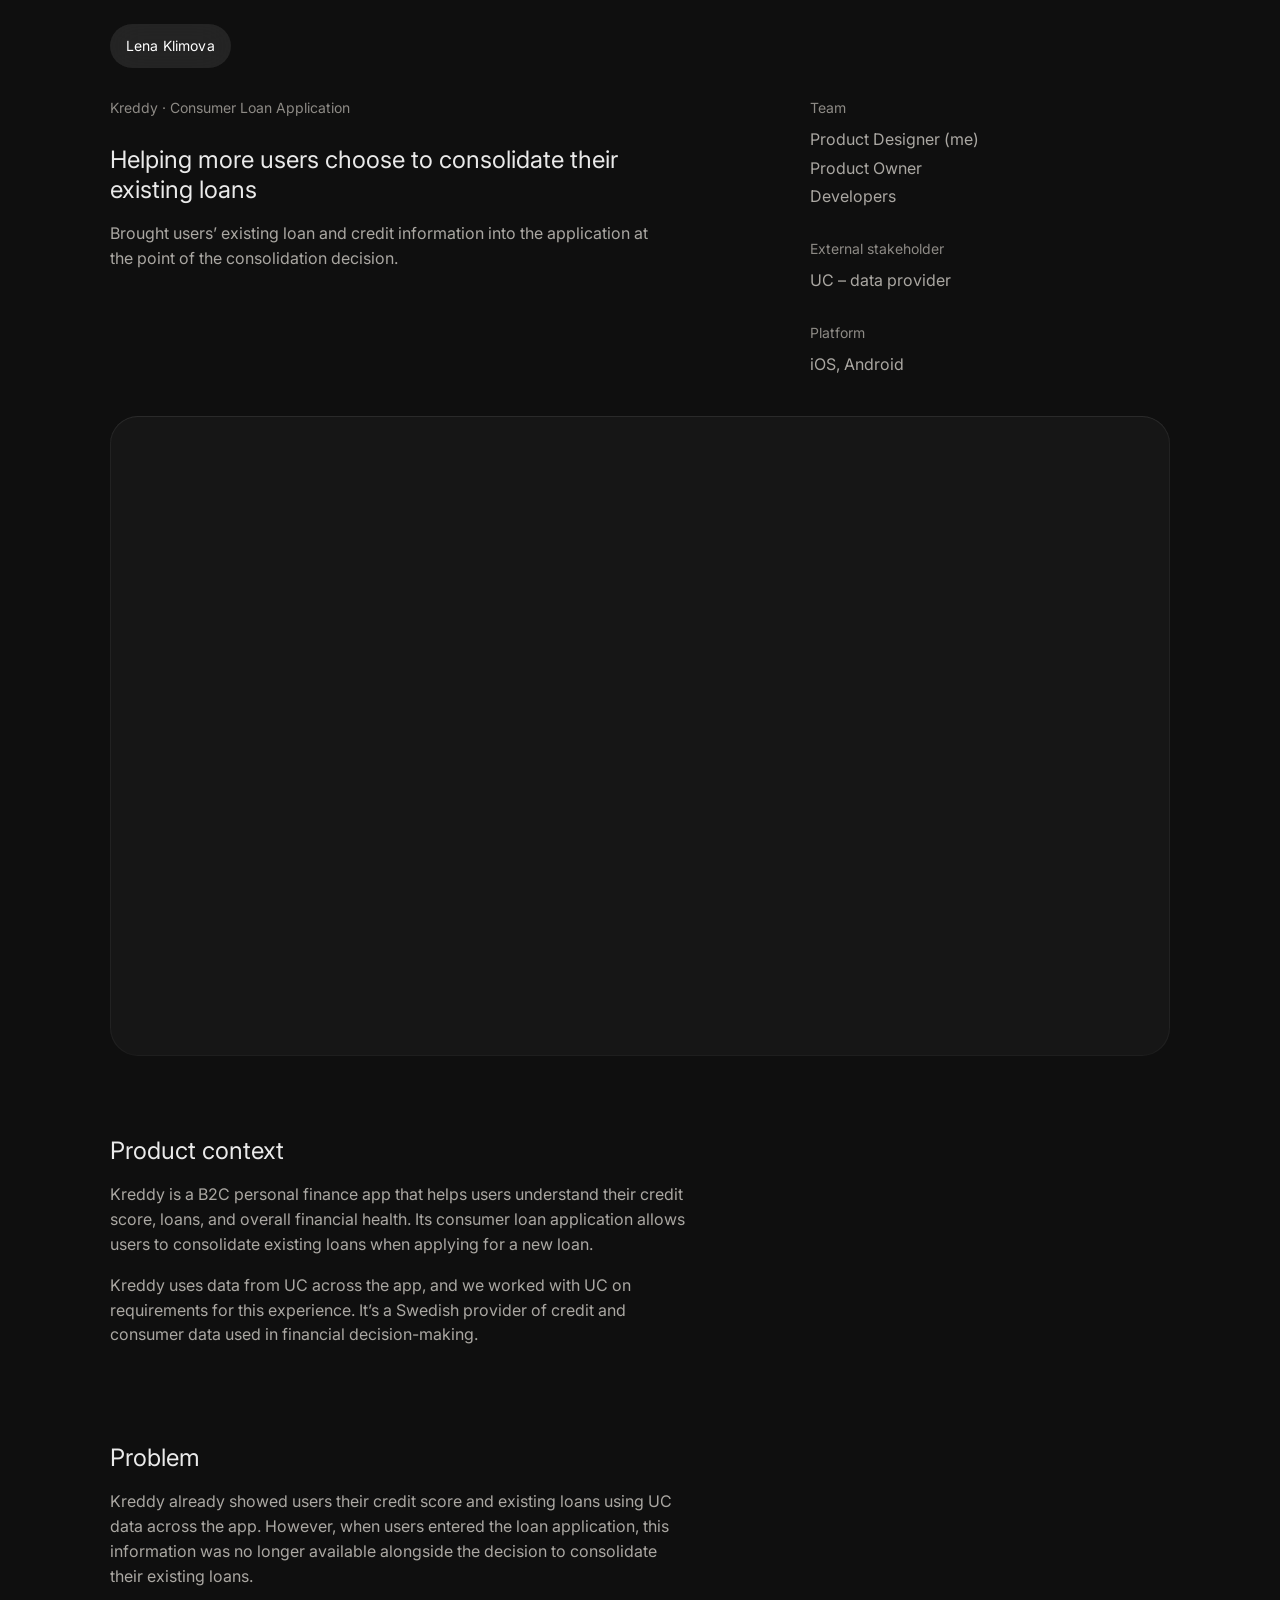
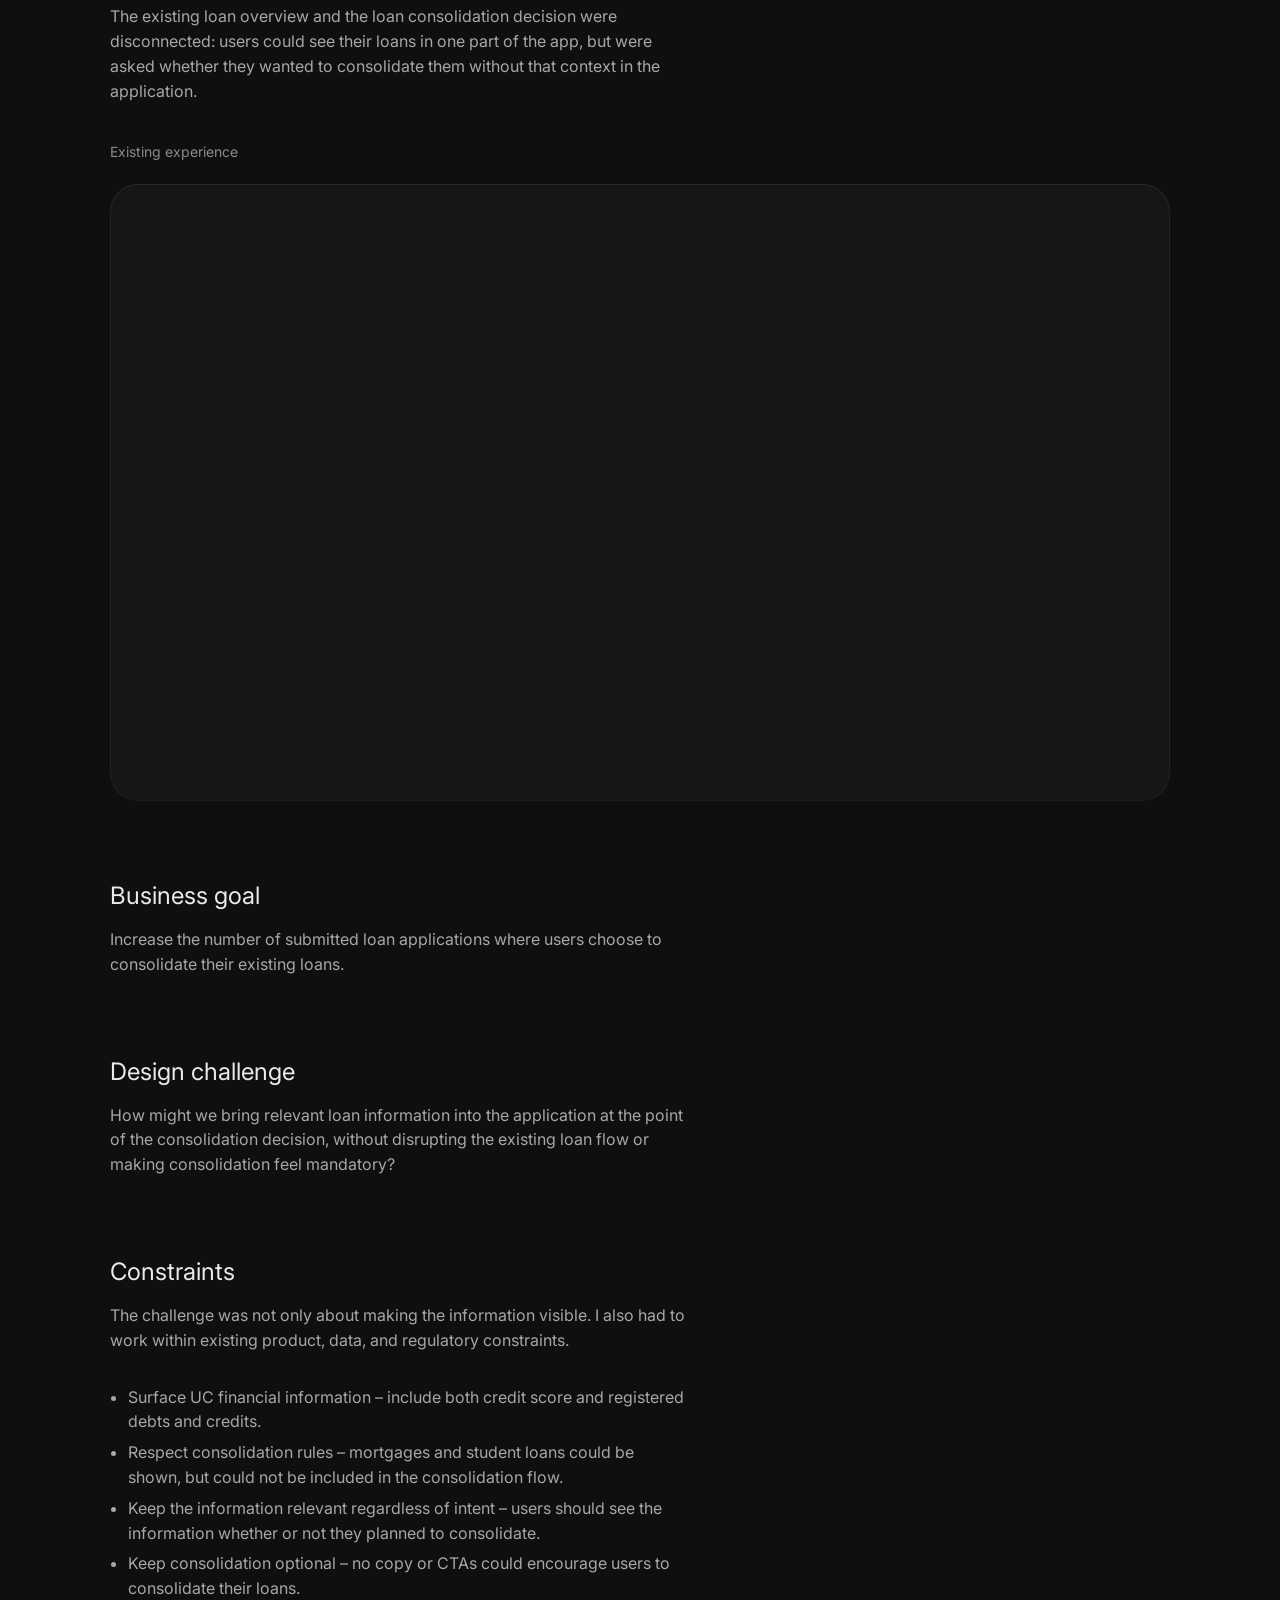
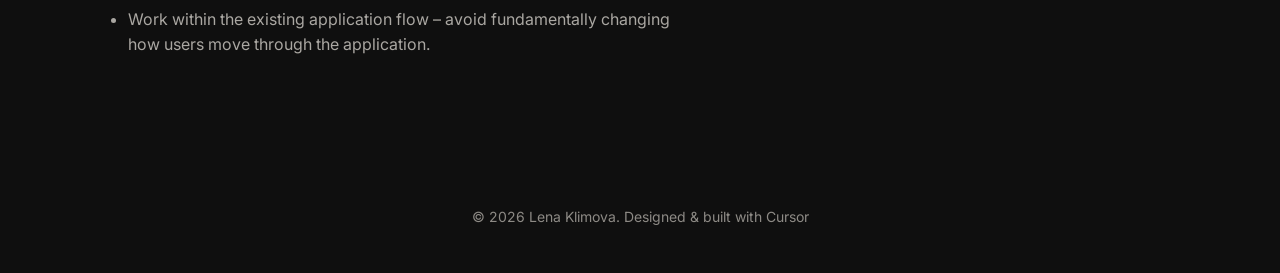
<file: case-personal-finance-hub.html>
<!DOCTYPE html>
<html lang="en">
<head>
  <meta charset="UTF-8" />
  <meta name="viewport" content="width=device-width, initial-scale=1.0" />
  <title>Personal Finance Hub · Lena Klimova</title>

  <!-- Google Fonts (Inter) -->
  <link href="https://fonts.googleapis.com/css2?family=Inter:wght@400;500;600&display=swap" rel="stylesheet">

  <link rel="stylesheet" href="styles.css" />
</head>
<body class="preload">

  <nav class="nav">
    <a href="/lena-portfolio/" class="nav-logo">Lena Klimova</a>
  </nav>

  <main class="case-page">
    <section class="hero reveal-group">
      <div class="hero-grid reveal">
        <div class="hero-left hero-text">
          <p class="text-small">Kreddy · Consumer Loan Application</p>
          <h1 class="text-title">
            Helping more users choose to consolidate their existing loans
          </h1>
          <p class="text-body">
            Brought users’ existing loan and credit information into the application at the point of the consolidation decision.
          </p>
        </div>
        <div class="hero-right">
          <div class="meta-block">
            <p class="text-small">Team</p>
            <p class="text-body">Product Designer (me)</p>
            <p class="text-body">Product Owner</p>
            <p class="text-body">Developers</p>
          </div>
          <div class="meta-block">
            <p class="text-small">External stakeholder</p>
            <p class="text-body">UC – data provider</p>
          </div>
          <div class="meta-block">
            <p class="text-small">Platform</p>
            <p class="text-body">iOS, Android</p>
          </div>
        </div>
      </div>
      <div class="hero-image hero-image--placeholder reveal" role="img" aria-label="Case study preview"></div>
    </section>

    <section class="case-section reveal-group">
      <div class="case-content reveal">

        <h2 class="text-title">Product context</h2>
        <p class="text-body">
          Kreddy is a B2C personal finance app that helps users understand their credit score, loans, and overall financial health. Its consumer loan application allows users to consolidate existing loans when applying for a new loan.
        </p>
        <p class="text-body">
          Kreddy uses data from UC across the app, and we worked with UC on requirements for this experience. It’s a Swedish provider of credit and consumer data used in financial decision-making.
        </p>

      </div>
    </section>

    <section class="case-section reveal-group">
      <div class="case-content reveal">

        <h2 class="text-title">Problem</h2>
        <p class="text-body">
          Kreddy already showed users their credit score and existing loans using UC data across the app. However, when users entered the loan application, this information was no longer available alongside the decision to consolidate their existing loans.
        </p>
        <p class="text-body">
          The existing loan overview and the loan consolidation decision were disconnected: users could see their loans in one part of the app, but were asked whether they wanted to consolidate them without that context in the application.
        </p>

      </div>

      <div class="case-block reveal">
        <p class="text-small case-label">Existing experience</p>
        <div class="case-image case-image--placeholder" role="img" aria-label="Existing experience placeholder"></div>
      </div>
    </section>

    <section class="case-section reveal-group">
      <div class="case-content reveal">

        <h2 class="text-title">Business goal</h2>
        <p class="text-body">
          Increase the number of submitted loan applications where users choose to consolidate their existing loans.
        </p>

      </div>
    </section>

    <section class="case-section reveal-group">
      <div class="case-content reveal">

        <h2 class="text-title">Design challenge</h2>
        <p class="text-body">
          How might we bring relevant loan information into the application at the point of the consolidation decision, without disrupting the existing loan flow or making consolidation feel mandatory?
        </p>

      </div>
    </section>

    <section class="case-section reveal-group">
      <div class="case-content reveal">

        <h2 class="text-title">Constraints</h2>
        <p class="text-body">
          The challenge was not only about making the information visible. I also had to work within existing product, data, and regulatory constraints.
        </p>
        <ul class="case-list">
          <li>Surface UC financial information – include both credit score and registered debts and credits.</li>
          <li>Respect consolidation rules – mortgages and student loans could be shown, but could not be included in the consolidation flow.</li>
          <li>Keep the information relevant regardless of intent – users should see the information whether or not they planned to consolidate.</li>
          <li>Keep consolidation optional – no copy or CTAs could encourage users to consolidate their loans.</li>
          <li>Work within the existing application flow – avoid fundamentally changing how users move through the application.</li>
        </ul>

      </div>
    </section>
  </main>

  <footer class="footer reveal">
    <p class="text-small">© 2026 Lena Klimova. Designed & built with Cursor</p>
  </footer>

  <script src="script.js"></script>
</body>
</html>
</file>
<file: styles.css>
:root {
  /* Background */
  --bg-primary: #0F0F0F;
  --bg-button: rgba(255, 255, 255, 0.05);

  /* Shared fill for raised surfaces (cards, media shells).
     Sits just above --bg-primary; the stroke carries the edge. */
  --surface-fill: #161616;

  /* Text */
  --text-primary: #EAEAEA;
  --text-secondary: #AAA7A2;
  --text-tertiary: #8D8A85;

  /* Typography */
  --font-family: Inter, sans-serif;
  --text-hero: 40px;
  --text-title: 24px;
  --text-body: 16px;
  --text-small: 14px;
  --weight-medium: 500;
  --weight-regular: 400;
  --lh-tight: 1.15;
  --lh-heading: 1.25;
  --lh-normal: 1.2;
  --lh-body: 1.55;

  /* Bevelled hairline for dark surfaces: overall 1px stroke,
     lit top edge, shaded bottom edge. */
  --surface-stroke:
    inset 0 0 0 1px rgba(255, 255, 255, 0.05),
    inset 0 1px rgba(80, 80, 80, 0.16),
    inset 0 -1px rgba(0, 0, 0, 0.18);

  /* Corner radius for landscape media surfaces (hero, case images). */
  --radius-media: 28px;

  /* subtle motion tokens */
  --motion-duration: 0.48s;
  --motion-ease: cubic-bezier(0.22, 1, 0.36, 1);
  --reveal-offset: 20px;
  --reveal-duration: 0.6s;
  --reveal-stagger: 80ms;

  /* Single source of truth for case card width.
     Used by both .case-cards (grid) and .case-cards--scroll (flex). */
  --case-card-width: calc((100% - 16px) / 2);
}

*,
*::before,
*::after {
  box-sizing: border-box;
}

html {
  overflow-x: clip;
  max-width: 100%;
}

body {
    margin: 0;
    font-family: var(--font-family);
    background: var(--bg-primary);
    color: var(--text-primary);
    overflow-x: clip;
    max-width: 100%;
  }

img,
video {
  max-width: 100%;
  height: auto;
}

.text-hero {
  font-family: var(--font-family);
  font-size: var(--text-hero);
  font-weight: var(--weight-regular);
  line-height: 1.1;
  letter-spacing: -0.01em;
}

.text-title {
  font-family: var(--font-family);
  font-size: var(--text-title);
  font-weight: var(--weight-regular);
  line-height: var(--lh-heading);
  color: var(--text-primary);
}

.text-body {
  font-family: var(--font-family);
  font-size: var(--text-body);
  font-weight: var(--weight-regular);
  line-height: var(--lh-normal);
  color: var(--text-secondary);
}

.text-small {
  font-family: var(--font-family);
  font-size: var(--text-small);
  font-weight: var(--weight-regular);
  line-height: var(--lh-normal);
  color: var(--text-tertiary);
}

p {
  line-height: var(--lh-body);
  margin-top: 0;
  margin-bottom: 16px;
}

h2,
h3 {
  margin-top: 0;
  margin-bottom: 16px;
}

p.text-body {
  line-height: var(--lh-body);
}

body.preload .reveal {
  opacity: 0 !important;
  transform: translateY(var(--reveal-offset)) !important;
}

body.preload .direction-points .direction-point {
  opacity: 0;
  transform: translateY(8px);
}

  /* NAV: a small glass pill on case pages. The landing has no nav. */

  .nav {
    position: relative;
    z-index: 1000;
    box-sizing: border-box;
    width: min(1100px, calc(100% - 40px));
    height: 80px;
    margin: 0 auto;
    padding: 0;
    background: transparent;
    border: none;
    box-shadow: none;
    pointer-events: none;
  }

  .nav-logo {
    position: fixed;
    top: 24px;
    left: max(20px, calc(50vw - 530px));
    right: auto;
    z-index: 1000;
    display: inline-flex;
    align-items: center;
    height: 44px;
    padding: 0 16px;
    border-radius: 999px;
    font-size: 14px;
    line-height: 1;
    letter-spacing: 0.01em;
    color: #fff;
    text-decoration: none;
    cursor: pointer;
    pointer-events: auto;
    background: rgba(207, 207, 207, 0.11);
    -webkit-backdrop-filter: blur(16px);
    backdrop-filter: blur(16px);
    box-shadow: none;
    transition:
      transform 180ms cubic-bezier(0.23, 1, 0.32, 1),
      background-color 140ms ease,
      opacity 180ms cubic-bezier(0.23, 1, 0.32, 1);
  }

  .nav-logo:hover {
    background: rgba(207, 207, 207, 0.18);
  }

  .nav-logo:active {
    transform: scale(0.97);
  }

  .nav-logo.is-away {
    opacity: 0;
    transform: translateY(-8px);
    pointer-events: none;
  }

  @media (prefers-reduced-transparency: reduce) {
    .nav-logo {
      background: #2a2a2a;
      -webkit-backdrop-filter: none;
      backdrop-filter: none;
    }
  }

  @media (prefers-reduced-motion: reduce) {
    .nav-logo:active,
    .nav-logo.is-away {
      transform: none;
    }
  }

  /* HOME: work column + sticky bio */

.home-shell {
  display: grid;
  grid-template-columns: 340px 520px;
  column-gap: 72px;
  align-items: start;
  max-width: 1004px;
  margin: 0 auto;
  padding: 48px 36px 24px;
}

.home-work {
  min-width: 0;
}

.home .case {
  margin-bottom: 64px;
}

.home .case:last-child {
  margin-bottom: 0;
}

.home-entry-link {
  display: block;
  color: inherit;
  text-decoration: none;
}

.home .case-card.home-preview {
  margin-top: 0;
  width: 100%;
  aspect-ratio: 4 / 5;
  border-radius: 16px;
}

.home .case-card.home-preview img {
  width: 100%;
  height: 100%;
  object-fit: cover;
  object-position: center;
}

.home .case-card.home-preview img.home-preview-cover,
.home .case-card.home-preview video.home-preview-cover {
  display: block;
  object-fit: contain;
  object-position: center;
  background: transparent;
  pointer-events: none;
}

.home .case-card.home-preview:has(.home-preview-cover) {
  padding: 32px 20px;
}

.home .case-card.home-preview:has(.home-preview-media) {
  display: grid;
}

.home-preview-media {
  min-width: 0;
  min-height: 0;
  overflow: hidden;
  display: flex;
  align-items: center;
  justify-content: center;
}

.home .case-card.home-preview video.home-preview-cover {
  position: relative;
  width: auto;
  max-width: none;
  flex: 0 0 auto;
  object-fit: fill;
  left: 0;
  top: 0;
}

/* Phone occupies a different slice of each 16:9 frame. Scale and shift
   so both devices match in height and sit centered in the card.
   script.js snaps these to device pixels so the picture is not resampled. */
.home .case-card.home-preview video.home-preview-cover[src*="irm-card-cover"] {
  height: 109.93%;
  top: 0;
}

.home .case-card.home-preview video.home-preview-cover[src*="uc-card-cover"] {
  height: 109.93%;
  top: 0;
}

.home-entry-title {
  margin: 24px 0 0;
  color: var(--text-primary);
  font-family: var(--font-family);
  font-size: var(--text-body);
  font-weight: var(--weight-regular);
  line-height: var(--lh-heading);
}

.home-entry-link .case-badge {
  margin-top: 12px;
  padding: 4px 12px;
  background: #222222;
  color: var(--text-secondary);
}

.home-entry-subtext {
  margin: 8px 0 0;
  color: var(--text-secondary);
  font-family: var(--font-family);
  font-size: var(--text-small);
  font-weight: var(--weight-regular);
  line-height: var(--lh-body);
}

.home-entry-link .case-badge + .home-entry-subtext {
  margin-top: 8px;
}

@media (hover: hover) and (pointer: fine) {
  .home .case-card.home-preview:hover {
    transform: none;
  }

  .home-entry-link:hover .home-preview {
    transform: translateY(-4px);
  }

  .home-entry-static:hover .home-preview {
    transform: none;
  }
}

.home-entry-static {
  cursor: default;
}

.home-bio {
  position: sticky;
  top: 48px;
  display: flex;
  flex-direction: column;
  align-items: flex-start;
  padding-top: 4px;
}

.home-bio .avatar {
  width: 80px;
  height: 80px;
  margin-bottom: 24px;
}

.home-bio .text-small {
  margin: 0 0 16px;
}

.home-bio-role {
  margin: 0 0 20px;
  color: var(--text-primary);
  font-family: var(--font-family);
  font-size: var(--text-small);
  font-weight: var(--weight-regular);
  line-height: var(--lh-body);
}

.home-bio-sub {
  margin: 0 0 32px;
  color: var(--text-secondary);
  font-family: var(--font-family);
  font-size: var(--text-small);
  font-weight: var(--weight-regular);
  line-height: var(--lh-body);
}

.home-bio .button {
  width: auto;
  justify-content: flex-start;
  padding: 8px 14px;
  font-size: var(--text-small);
}

.home-bio .button svg {
  width: 14px;
  height: 14px;
}

.home .footer {
  max-width: 1004px;
  margin: 0 auto;
  padding: 72px 36px 48px;
}

  /* HERO */
  
  .hero {
    display: flex;
    flex-direction: column;
    align-items: center;
    text-align: center;
    padding: 48px 20px 120px;
  }
  
  /* AVATAR */
  
  .avatar {
  width: 96px;
  height: 96px;

  border-radius: 50%;
  object-fit: cover;

  border: 1px solid rgba(255, 255, 255, 0.08);

  margin-bottom: 24px;
  filter: brightness(0.95) contrast(0.92);
}
  
  /* TITLE */
  
  h1 {
    max-width: 720px;
    margin: 0 0 24px;
  }
  
  /* SUBTEXT */
  
  .subtext {
    max-width: 456px;
    color: var(--text-secondary);
    margin: 0 0 24px;
    line-height: var(--lh-body);
  }
  
  /* BUTTONS */
  
  .buttons {
    display: flex;
    justify-content: center;
    gap: 12px;
  }
  
  .button {
    display: inline-flex;
    align-items: center;
    gap: 8px;
  
    padding: 10px 16px;
    border-radius: 999px;
  
    background: var(--bg-button);
    color: var(--text-primary);
  
    font-size: var(--text-body);
    font-weight: var(--weight-regular);
    text-decoration: none;

    box-shadow: var(--surface-stroke);

    transition: all 0.2s ease;
  }
  
  .button svg {
    width: 20px;
    height: 20px;
    opacity: 0.9;
  }
  
  /* hover */
  
  .button:hover {
    background: rgba(255, 255, 255, 0.1);
  }
  
  .button:hover svg {
    transform: translate(2px, -2px);
  }
  /* =========================
   CASES SECTION
========================= */

.cases {
  max-width: 1100px;
  margin: 0 auto;
  padding: 115px 20px 24px;
  overflow-x: clip;
}

.cases .case-subtext {
  max-width: 640px;
}

.case-page {
  max-width: 1100px;
  margin: 0 auto;
  padding: 20px 20px 80px;
  overflow-x: clip;
}

/* Case study page hero (scoped — homepage also uses .hero) */
.case-page .hero {
  display: block;
  text-align: left;
  padding: 0;
}

.case-page .hero p {
  margin: 0;
}

.case-page .hero h1 {
  max-width: none;
}

.case-page .hero h1 {
  margin: 0;
}

.case-page .hero-grid {
  display: grid;
  grid-template-columns: 560px 300px;
  gap: 140px;
  align-items: start;
}

.case-page .hero-left {
  display: flex;
  flex-direction: column;
  gap: 16px;
}

.case-page .hero-left > .text-small {
  margin-bottom: 12px;
}

.case-page .hero-results {
  display: flex;
  flex-direction: column;
  width: 100%;
  margin-top: 32px;
}

.case-page .hero-results .text-title {
  margin: 0 0 16px;
}

.case-page .hero-results-metrics,
.metric-row {
  display: flex;
  flex-direction: row;
  flex-wrap: nowrap;
  align-items: flex-start;
  gap: 88px;
  width: 100%;
}

.case-page .hero-results-metric,
.metric-item {
  display: flex;
  flex-direction: column;
  gap: 4px;
}

.case-page .hero-results .section-subheading,
.metric-item .section-subheading {
  margin: 0;
  font-variant-numeric: tabular-nums;
}

.case-page .hero-results .impact-arrow,
.metric-item .impact-arrow {
  font-size: 0.9em;
  color: var(--text-secondary);
  transform: translateY(-0.04em);
}

.case-page .hero-results .text-body,
.metric-item .text-body {
  margin: 0;
}

.case-content .metric-item p {
  margin: 0;
}

.case-content .metric-row + .text-body {
  margin-top: 32px;
}

.case-content .metric-row + .section-kicker {
  margin-top: 32px;
}

.hero-text {
  max-width: 800px;
}

.case-page .hero-right {
  display: flex;
  flex-direction: column;
  gap: 32px;
}

.case-page .meta-block {
  display: flex;
  flex-direction: column;
  gap: 0;
}

.case-page .meta-block p {
  margin: 0;
}

.case-page .meta-block .text-small {
  margin-bottom: 10px;
}

.case-page .meta-block .text-body + .text-body {
  margin-top: 4px;
}

.case-page .hero-image {
  margin-top: 40px;
  margin-bottom: 0;
  width: 100%;
  height: 640px;
  border-radius: var(--radius-media);

  background-color: var(--surface-fill);
  background-image: url("irm-hero.jpg");
  background-size: cover;
  background-position: center;
  background-repeat: no-repeat;
  box-shadow: var(--surface-stroke);
}

/* Empty hero media shell for case scaffolds (keeps shared card metrics). */
.case-page .hero-image--placeholder {
  background-image: none;
}

.case-section {
  margin-top: 80px;
}

@media (min-width: 901px) {
  .case-section:not(:has(.case-block, .case-cards, .case-hypotheses, .impact-metrics, .compare-columns))
    + .case-section:not(:has(.case-block, .case-cards, .case-hypotheses, .impact-metrics, .compare-columns)) {
    margin-top: 64px;
  }

  .case-section:not(:has(.case-block, .case-cards, .case-hypotheses, .impact-metrics, .compare-columns))
    + .case-section.case-section--visual {
    margin-top: 80px;
  }
}

.case-block + .case-block {
  margin-top: 72px;
}

.case-content + .case-block,
.case-content + .case-hypotheses,
.case-block + .case-content,
.case-cards + .case-content {
  margin-top: 40px;
}

.case-content + .compare-columns {
  margin-top: 40px;
}

.compare-columns + .case-content {
  margin-top: 24px;
}

.case-block + .case-hypotheses {
  margin-top: 40px;
}

.case-content {
  max-width: 576px;
  display: flex;
  flex-direction: column;
}

.case-content p,
.case-content li {
  line-height: var(--lh-body);
}

.case-content p {
  margin-top: 0;
  margin-bottom: 16px;
}

.case-content p.section-subheading {
  font-size: 18px;
  line-height: var(--lh-heading);
}

.case-content p,
.case-content ul {
  max-width: 576px;
}

.case-content .text-title {
  margin: 0 0 16px;
}

.case-content .text-body {
  margin: 0 0 16px;
  color: var(--text-secondary);
}

.case-content .case-subtext {
  margin: 0 0 16px;
  color: var(--text-secondary);
}

.case-content .text-body + .text-body,
.case-content .case-subtext + .text-body,
.case-content .text-body + .case-subtext {
  margin-top: 0;
}

.case-content .text-body:has(+ .text-title),
.case-content .case-subtext:has(+ .text-title) {
  margin-bottom: 0;
}

.case-content .text-title + .text-body,
.case-content .text-title + .case-subtext {
  margin-top: 0;
}

.case-content .text-body + .text-title {
  margin-top: 80px;
}

.case-content:has(+ .case-block) > :last-child,
.case-content:has(+ .case-hypotheses) > :last-child,
.case-content:has(+ .case-cards) > :last-child,
.case-content:has(+ .compare-columns) > :last-child {
  margin-bottom: 0;
}

.section-subheading {
  color: var(--text-primary);
  font-family: var(--font-family);
  font-size: var(--text-body);
  font-weight: 500;
  line-height: var(--lh-heading);
  margin: 24px 0 12px;
}

.section-kicker {
  margin: 0 0 8px;
  color: var(--text-primary);
  font-family: var(--font-family);
  font-size: 20px;
  font-weight: 500;
  line-height: var(--lh-heading);
}

.case-content p.section-kicker {
  margin: 0 0 8px;
}

.case-content .text-title:has(+ .section-kicker) {
  margin-bottom: 0;
}

.case-content .text-title + .section-kicker {
  margin-top: 16px;
}

.case-content .text-body:has(+ .section-kicker) {
  margin-bottom: 0;
}

.case-content .text-body + .section-kicker {
  margin-top: 32px;
}

.case-content .section-kicker + .metric-row {
  margin-top: 0;
}

.case-content .section-kicker + .impact-metrics {
  margin-top: 8px;
}

.analysis-label {
  color: var(--text-primary);
  font-weight: 500;
}

.case-content .case-subtext:has(+ .section-subheading) {
  margin-bottom: 0;
}

.case-content .case-subtext + .section-subheading {
  margin-top: 24px;
}

.case-content ul {
  margin-top: 0;
  margin-bottom: 0;
  padding-left: 18px;
  color: var(--text-secondary);
}

.case-content .text-body + ul {
  margin-top: 16px;
}

.case-content .text-title + ul {
  margin-top: 0;
}

.case-content .text-title:has(+ ul) {
  margin-bottom: 12px;
}

.case-content .section-subheading + ul {
  margin-top: 0;
}

.case-content ul + .section-subheading {
  margin-top: 24px;
}

.case-list li {
  margin-top: 6px;
}

.case-list li:first-child {
  margin-top: 0;
}

.case-content .case-list li {
  font-size: var(--text-body);
  font-weight: var(--weight-regular);
}

.case-hypotheses {
  width: 100%;
  margin-top: 0;
  margin-bottom: 0;
  display: grid;
  grid-template-columns: 1fr 1fr;
  gap: 16px;
  align-items: stretch;
}

.hypothesis-card {
  background: var(--surface-fill);
  border-radius: 20px;
  padding: 32px 40px 32px;
  min-height: auto;
  display: flex;
  flex-direction: column;
  align-items: left;
  gap: 16px;
}

.hypothesis-card > * {
  width: 100%;
  max-width: 420px;
}

.hypothesis-card h3 {
  color: var(--text-primary);
  font-size: 18px;
  font-weight: 500;
  margin: 0;
  text-align: left;
}

.hypothesis-card p {
  margin: 0;
  color: var(--text-secondary);
  font-weight: 400;
  line-height: 1.6;
  text-align: left;
}

@media (max-width: 900px) {
  .case-hypotheses {
    grid-template-columns: 1fr;
  }
}

.case-content .text-title:has(+ .impact-metrics) {
  margin-bottom: 0;
}

.case-content .text-title + .impact-metrics {
  margin-top: 32px;
}

.impact-metrics {
  display: grid;
  grid-template-columns: max-content max-content;
  column-gap: 88px;
  row-gap: 24px;
  margin-bottom: 48px;
}

.impact-metric {
  display: flex;
  flex-direction: column;
  align-items: flex-start;
  gap: 4px;
}

.impact-metric .text-hero {
  margin: 0;
  line-height: 1;
  font-variant-numeric: tabular-nums;
}

.impact-arrow {
  display: inline-block;
  margin: 0 0.22em 0 0.18em;
  font-size: 0.5em;
  font-weight: 400;
  color: var(--text-tertiary);
  line-height: 1;
  transform: translateY(-0.14em);
}

.impact-metric .text-body {
  margin: 0;
}

@media (max-width: 900px) {
  .impact-metrics {
    grid-template-columns: 1fr;
    column-gap: 0;
    row-gap: 32px;
  }

  .impact-metric {
    max-width: none;
  }
}

/* Comparison cards (e.g. Rejected vs Selected alternatives).
   Scoped under .case-cards to avoid clashing with the homepage .case-card tile
   and the homepage .case-badge. */
.case-cards {
  width: 100%;
  margin-top: 40px;
  display: grid;
  grid-template-columns: var(--case-card-width) var(--case-card-width);
  gap: 16px;
}

.case-cards .case-card {
  height: 600px;
  min-height: 600px;
  margin: 0;
  padding: 24px;
  box-sizing: border-box;
  background: var(--surface-fill);
  border-radius: 20px;
  display: flex;
  flex-direction: column;
  overflow: hidden;
  transition: none;
}

.case-cards .case-card:hover {
  transform: none;
}

.case-cards .case-card:has(video) {
  height: auto;
  min-height: 0;
  padding-bottom: 40px;
}

.case-cards .case-card:has(video) .case-card-content {
  min-height: 0;
}

.case-cards .case-card:has(video) .case-card-media {
  margin: 32px 0 0;
  flex: none;
}

.case-cards .case-card-content {
  display: flex;
  flex-direction: column;
  align-items: flex-start;
  gap: 8px;
  min-height: 140px;
}

.case-cards .card-title {
  margin: 0;
  color: var(--text-primary);
  font-family: var(--font-family);
  font-size: 18px;
  font-weight: 500;
  line-height: 1.25;
}

.case-cards .case-card .case-subtext {
  margin: 0;
  max-width: 560px;
  color: var(--text-secondary);
  font-size: 16px;
  line-height: 1.4;
}

.case-cards .case-card .case-badge {
  display: inline-block;
  align-self: flex-start;
  margin: 12px 0 0;
  padding: 6px 12px;
  border-radius: 999px;
  backdrop-filter: none;
  font-size: 14px;
  font-weight: var(--weight-regular);
  line-height: 1;
  white-space: nowrap;
}

.case-cards .case-card .case-badge.rejected {
  background: #2A2A2A;
  color: #A1A1A1;
}

.case-cards .case-card .case-badge.selected {
  background: #2A2A2A;
  color: #EAEAEA;
}

.case-card-media {
  margin: 76px -24px -24px;
  padding-top: 0;
  position: relative;
  flex: 1;
  min-height: 0;
  overflow: hidden;
  display: flex;
  justify-content: center;
  align-items: flex-start;
}

.case-cards .direction-column {
  display: flex;
  flex-direction: column;
  gap: 24px;
  min-width: 0;
}

.direction-points {
  display: flex;
  flex-direction: column;
  gap: 24px;
  margin: 0;
  padding: 0 24px 0 0;
  box-sizing: border-box;
  max-width: 100%;
  list-style: none;
}

.direction-point {
  display: flex;
  align-items: flex-start;
  gap: 8px;
}

.direction-points.is-pending .direction-point {
  opacity: 0;
  transform: translateY(8px);
}

.direction-points.is-visible .direction-point {
  animation: direction-point-in 0.9s cubic-bezier(0.33, 0, 0.2, 1) both;
}

.direction-points.is-visible .direction-point:nth-child(1) {
  animation-delay: 80ms;
}

.direction-points.is-visible .direction-point:nth-child(2) {
  animation-delay: 420ms;
}

.direction-points.is-visible .direction-point:nth-child(3) {
  animation-delay: 760ms;
}

@keyframes direction-point-in {
  from {
    opacity: 0;
    transform: translateY(8px);
  }
  to {
    opacity: 1;
    transform: translateY(0);
  }
}

.direction-point-icon {
  display: flex;
  flex: 0 0 1.25em;
  align-items: center;
  justify-content: center;
  height: 1.2em;
  color: var(--text-primary);
  font-family: var(--font-family);
  font-size: 16px;
  font-style: normal;
  font-variant-emoji: text;
  font-weight: var(--weight-regular);
  line-height: 1;
  text-align: center;
}

.direction-point .text-body {
  flex: 1;
  min-width: 0;
  margin: 0;
  line-height: var(--lh-normal);
}

.case-cards .case-card-media img,
.case-cards .case-card-media video {
  display: block;
  width: 100%;
  max-width: 300px;
  height: auto;
  margin-top: 0;
  transform: scale(1.05);
  transform-origin: top center;
}

.case-cards .case-card-media video {
  max-width: 260px;
  transform: none;
  object-fit: contain;
  object-view-box: inset(12.92% 39.69% 14.31% 39.69%);
}

@media (max-width: 900px) {
  .case-cards,
  .compare-columns {
    grid-template-columns: 1fr;
  }

  .compare-columns {
    grid-template-rows: none;
    row-gap: 56px;
  }

  .compare-column {
    display: flex;
    flex-direction: column;
    grid-row: auto;
  }

  .metric-row {
    flex-wrap: wrap;
    gap: 32px;
  }
}

/* Horizontal-scroll variant: shows exactly 2 cards per viewport,
   remaining cards are reachable via scroll + pagination dots. */
.case-cards.case-cards--scroll {
  display: flex;
  flex-direction: row;
  flex-wrap: nowrap;
  gap: 16px;
  width: 100%;
  max-width: 100%;
  padding-left: 0;
  padding-right: 24px;
  padding-bottom: 4px;
  overflow-x: auto;
  overflow-y: visible;
  scroll-snap-type: x proximity;
  scroll-behavior: smooth;
  align-items: stretch;
  scrollbar-width: none;
  -ms-overflow-style: none;
  -webkit-overflow-scrolling: touch;
  overscroll-behavior-x: contain;
}

.case-cards.case-cards--scroll::-webkit-scrollbar {
  display: none;
}

.case-cards.case-cards--scroll .case-card {
  flex: 0 0 var(--case-card-width);
  max-width: var(--case-card-width);
  box-sizing: border-box;
  scroll-snap-align: start;
}

/* Interaction-state PNGs have extra whitespace above the phone in the file.
   Move the media block up (~20px) so phones align optically with the grid section. */
.case-cards.case-cards--scroll .case-card-media {
  margin: 56px -24px -24px;
  padding-top: 0;
}

@media (max-width: 900px) {
  .case-cards.case-cards--scroll {
    gap: 12px;
    padding-left: max(16px, env(safe-area-inset-left, 0px));
    padding-right: max(16px, env(safe-area-inset-right, 0px));
    scroll-padding-inline: max(16px, env(safe-area-inset-left, 0px))
      max(16px, env(safe-area-inset-right, 0px));
    scroll-snap-type: x mandatory;
  }

  .case-cards.case-cards--scroll .case-card {
    flex: 0 0 92%;
    max-width: 92%;
    scroll-snap-align: center;
    scroll-snap-stop: always;
  }
}

@media (min-width: 901px) {
  .case-pagination .case-pagination-dot:nth-child(n + 3) {
    display: none;
  }
}

.case-pagination {
  margin-top: 16px;
  display: flex;
  justify-content: center;
  align-items: center;
  gap: 6px;
}

.case-pagination-dot {
  width: 6px;
  height: 6px;
  padding: 0;
  border: none;
  border-radius: 50%;
  background: var(--text-secondary);
  cursor: pointer;
  transition: background 0.2s ease, transform 0.2s ease;
}

.case-pagination-dot:hover {
  background: var(--text-primary);
}

.case-pagination-dot.is-active {
  background: var(--text-primary);
}

.case-label {
  margin-top: 0;
  margin-bottom: 24px;
}

.case-block {
  margin-bottom: 0;
}

.case-image {
  position: relative;
}

.case-image,
.case-image img,
.case-image--placeholder {
  width: 100%;
  height: auto;
  border-radius: var(--radius-media);
  display: block;
}

/* Empty media shell for sections awaiting final assets.
   Ratio matches the case image assets (2200x1280). */
.case-image--placeholder {
  aspect-ratio: 2200 / 1280;
  background-color: var(--surface-fill);
}

.case-image--clear {
  background-color: transparent;
}

.previous-experience {
  display: flex;
  align-items: center;
  justify-content: center;
  gap: 48px;
  padding: 48px 40px;
  aspect-ratio: auto;
  background-color: var(--surface-fill);
}

.previous-experience img {
  flex: 0 1 auto;
  width: auto;
  max-width: 280px;
  height: auto;
  border-radius: 0;
}

.case-page .hero-image.previous-experience {
  height: auto;
  background-image: none;
}

.early-exploration {
  display: flex;
  align-items: flex-start;
  justify-content: center;
  gap: 36px;
  padding: 0;
  aspect-ratio: auto;
  background-color: transparent;
}

.early-exploration img {
  flex: 0 1 auto;
  width: auto;
  max-width: 240px;
  height: auto;
  border-radius: 20px;
}

@media (max-width: 700px) {
  .previous-experience {
    gap: 24px;
    padding: 32px 16px;
  }

  .previous-experience img {
    max-width: none;
    flex: 1 1 0;
    min-width: 0;
  }

  .early-exploration {
    flex-direction: column;
    align-items: center;
    gap: 32px;
    padding: 0;
  }

  .early-exploration img {
    flex: none;
    width: 100%;
    max-width: 240px;
  }
}

.compare-columns {
  width: 100%;
  display: grid;
  grid-template-columns: var(--case-card-width) var(--case-card-width);
  grid-template-rows: auto auto auto;
  column-gap: 24px;
}

.compare-column {
  display: grid;
  grid-template-rows: subgrid;
  grid-row: span 3;
  min-width: 0;
}

.compare-column .section-kicker {
  margin: 0 0 4px;
}

.compare-column .text-body {
  margin: 0 0 16px;
}

.compare-column .case-image,
.compare-column .case-image--placeholder {
  width: 100%;
  min-height: 400px;
  aspect-ratio: auto;
  background: none;
  border-radius: 0;
  box-shadow: none;
}

.compare-column .case-image::after {
  content: none;
}

@media (max-width: 1100px) {
  .case-page .hero-grid {
    grid-template-columns: 1fr;
    gap: 40px;
  }
}

.case-cta {
  display: inline-flex;
  align-items: center;
  justify-content: center;
  margin-top: 28px;
  position: relative;
  z-index: 20;
  background: rgba(255, 255, 255, 0.18);
  backdrop-filter: blur(16px);
  -webkit-backdrop-filter: blur(16px);
  color: rgba(255, 255, 255, 0.95);
  border: none;
  border-radius: 999px;
  padding: 12px 20px;
  font-size: var(--text-body);
  font-weight: var(--weight-regular);
  text-decoration: none;
  opacity: 1;
  box-shadow: 0 8px 24px rgba(0, 0, 0, 0.4), var(--surface-stroke);
  transition: transform 0.2s ease, background 0.2s ease,
    backdrop-filter 0.2s ease, -webkit-backdrop-filter 0.2s ease,
    box-shadow 0.2s ease;
}

.case-cta:hover {
  background: rgba(255, 255, 255, 0.24);
  transform: translateY(-1px);
}

.case {
  margin-bottom: 80px;
}

/* HEADER */

.case-header {
  margin-bottom: 24px;
}

.case-title {
  display: flex;
  align-items: center;
  gap: 12px;
  flex-wrap: wrap;
  color: var(--text-primary);
  margin: 0 0 14px;
}

.case-badge {
  display: inline-block;
  font-size: var(--text-small);
  font-weight: var(--weight-regular);

  padding: 2px 8px;
  border-radius: 999px;

  background: rgba(255, 255, 255, 0.05);
  backdrop-filter: blur(4px);
  border: none;

  color: var(--text-secondary);

  white-space: nowrap;
}

.case-row {
  display: flex;
  justify-content: space-between;
  align-items: flex-start;
  gap: 16px;
  margin-top: 4px;
}

.case-subtext {
  color: var(--text-secondary);
  margin: 0;
  margin-top: 4px;
  line-height: var(--lh-body);
}

.case-year {
  color: var(--text-tertiary);
  white-space: nowrap;
}

/* CARD */

/* index.html L68–76: “View project” = span.case-hover-btn (inside a.case-card > .case-hover) */
.case-card {
  display: block;
  position: relative;
  z-index: 1;
  margin-top: 16px;
  border-radius: var(--radius-media);
  overflow: hidden;
  background: var(--surface-fill);
  transition: transform 0.2s ease;
}

.case:hover {
  opacity: 1 !important;
}

/* CTA stack only — not .case * (would break .reveal in .case-header) */
.case a.case-card,
.case a.case-card .case-hover,
.case a.case-card .case-hover-btn {
  opacity: 1 !important;
}

.case-card img {
  position: relative;
  z-index: 1;
  width: 100%;
  height: auto;
  display: block;
}

.case--disabled .case-card {
  pointer-events: none;
  cursor: default;
}

/* HOVER */

.case-hover {
  position: absolute;
  inset: 0;
  z-index: 2;
  opacity: 1;
  pointer-events: none;
}

a.case-card .case-hover-btn {
  position: absolute;
  z-index: 20;
  left: 50%;
  top: 50%;
  transform: translate(-50%, -50%);
  transform-origin: center center;
  display: inline-flex;
  align-items: center;
  gap: 8px;

  padding: 10px 16px;
  border-radius: 999px;
  border: none;

  font-size: 14px;
  font-weight: var(--weight-regular);

  opacity: 1 !important;
  visibility: visible;
  pointer-events: auto;

  background: #2a2a2a;
  color: rgba(255, 255, 255, 0.95);
  box-shadow: 0 8px 28px rgba(0, 0, 0, 0.5), var(--surface-stroke);
  transition: background 0.25s ease, box-shadow 0.25s ease, transform 0.2s ease;
}

a.case-card:hover .case-hover-btn {
  transform: translate(-60%, -50%) scale(1.04);
}

.btn-icon {
  display: flex;
}

@media (hover: hover) and (pointer: fine) {
  a.case-card:hover .case-hover-btn:hover {
    background: #3a3a3a;
    box-shadow: 0 10px 32px rgba(0, 0, 0, 0.55), var(--surface-stroke);
  }

  .case-card:hover {
    opacity: 1 !important;
    transform: translateY(-4px);
  }
}

/* =========================
  SURFACE STROKE
========================= */

/* Drawn as an overlay rather than a plain inset shadow so full-bleed
   media inside a card can't paint over the stroke. */
.case-card,
.case-cards .case-card,
.hypothesis-card {
  position: relative;
}

.case-card::after,
.case-cards .case-card::after,
.hypothesis-card::after,
.case-image::after {
  content: "";
  position: absolute;
  inset: 0;
  z-index: 3;
  border-radius: inherit;
  pointer-events: none;
  box-shadow: var(--surface-stroke);
}

.case-image.case-image--clear::after,
.compare-column .case-image::after {
  content: none;
}

/* =========================
  ANIMATIONS
========================= */

.reveal {
  opacity: 0;
  transform: translateY(var(--reveal-offset));
  will-change: transform, opacity;
  transition-delay: var(--reveal-delay, 0ms);
}

.reveal.is-visible {
  opacity: 1;
  transform: translateY(0);
  will-change: auto;
  transition:
    opacity var(--reveal-duration) var(--motion-ease),
    transform var(--reveal-duration) var(--motion-ease);
}

@media (prefers-reduced-motion: reduce) {
  .reveal,
  body.preload .reveal {
    opacity: 1 !important;
    transform: none !important;
    transition: none;
  }

  .direction-points.is-pending .direction-point,
  .direction-points.is-visible .direction-point {
    opacity: 1;
    transform: none;
    animation: none;
  }

  .experiment-toggle-icon,
  .experiment-toggle-icon svg {
    transition: none;
  }

  .experiment-toggle:active .experiment-toggle-icon {
    transform: none;
  }
}

.footer {
  text-align: center;
  margin-top: 24px;
  padding: 48px 0;
}

.footer p {
  color: var(--text-tertiary);
  opacity: 1;
  margin: 0;
}

/* =========================
   RESPONSIVE
========================= */

@media (max-width: 900px) {
  .nav {
    height: 72px;
    padding: 0;
  }

  .nav-logo {
    top: 16px;
  }

  .home-shell {
    grid-template-columns: 1fr;
    row-gap: 48px;
    padding: 32px 24px 24px;
  }

  .home-bio {
    position: static;
  }

  .home .footer {
    padding: 40px 24px;
  }

  .case-page {
    padding-top: 20px;
    padding-bottom: 64px;
  }

  .cases {
    padding-top: 88px;
  }

  .case-section {
    margin-top: 64px;
  }

  .case-content .text-body + .text-title {
    margin-top: 56px;
  }

  .case-page .hero-image {
    height: clamp(300px, 52vw, 520px);
  }

  .case-row {
    flex-direction: column;
    align-items: flex-start;
    gap: 8px;
  }

  .case-year {
    white-space: normal;
  }

  .hypothesis-card {
    padding: 28px 24px;
  }

  .impact-metrics {
    column-gap: 48px;
  }
}

@media (max-width: 768px) {
  :root {
    --text-hero: 36px;
    --reveal-offset: 16px;
  }

  .hero {
    padding: 40px 20px 80px;
  }

  .cases {
    padding-top: 72px;
    padding-bottom: 32px;
  }

  .case {
    margin-bottom: 64px;
  }

  .case-page .hero-grid {
    gap: 32px;
  }

  .case-content + .case-block,
  .case-content + .case-hypotheses,
  .case-block + .case-content,
  .case-cards + .case-content,
  .case-cards {
    margin-top: 32px;
  }

  .case-content + .compare-columns,
  .compare-columns + .case-content {
    margin-top: 32px;
  }

  .case-content .text-title + .impact-metrics {
    margin-top: 28px;
  }

  .impact-metrics {
    margin-bottom: 40px;
  }
}

@media (max-width: 480px) {
  :root {
    --text-hero: 32px;
    --text-title: 22px;
    --text-body: 15px;
    --text-small: 13px;
    --reveal-offset: 14px;
    --reveal-duration: 0.55s;
  }

  .nav {
    width: calc(100% - 32px);
    height: 68px;
    padding: 0;
  }

  .nav-logo {
    top: 16px;
    left: 16px;
    right: auto;
  }

  .home-shell {
    padding: 24px 16px 16px;
  }

  .home-bio {
    top: auto;
  }

  .home .footer {
    padding: 40px 16px;
  }

  .hero {
    padding: 32px 16px 64px;
  }

  .avatar {
    width: 80px;
    height: 80px;
    margin-bottom: 20px;
  }

  h1 {
    margin-bottom: 20px;
  }

  .subtext {
    margin-bottom: 20px;
  }

  .buttons {
    flex-direction: column;
    align-items: stretch;
    width: 100%;
    max-width: 280px;
    gap: 10px;
  }

  .button {
    justify-content: center;
    min-height: 44px;
    padding: 12px 18px;
  }

  .cases {
    padding: 56px 16px 24px;
  }

  .case-page {
    padding: 24px 16px 56px;
  }

  .case-section {
    margin-top: 48px;
  }

  .case-content .text-body + .text-title {
    margin-top: 48px;
  }

  .case-page .hero-left {
    gap: 12px;
  }

  .case-page .hero-results-metrics,
  .metric-row {
    flex-wrap: wrap;
    gap: 32px;
  }

  .case-page .hero-right {
    gap: 24px;
  }

  :root {
    --radius-media: 20px;
  }

  .case-page .hero-image {
    margin-top: 32px;
    height: clamp(240px, 62vw, 360px);
  }

  .case-cards .case-card {
    height: auto;
    min-height: 500px;
    padding: 20px;
    border-radius: 16px;
  }

  .case-cards .case-card-content {
    min-height: 120px;
  }

  .case-cards .card-title {
    font-size: 18px;
  }

  .case-cards .case-card .case-subtext {
    font-size: 15px;
  }

  .case-card-media {
    margin: 56px -20px -20px;
  }

  .case-cards.case-cards--scroll .case-card-media {
    margin: 48px -20px -20px;
  }

  .case-cards .case-card-media img {
    max-width: 260px;
  }

  .case-cards .case-card-media video {
    max-width: 100%;
  }

  .hypothesis-card {
    padding: 24px 20px;
    border-radius: 16px;
    gap: 12px;
  }

  .hypothesis-card h3 {
    font-size: 18px;
  }

  .impact-metrics {
    grid-template-columns: 1fr;
    column-gap: 0;
    row-gap: 28px;
    margin-bottom: 36px;
  }

  .impact-metric .text-hero {
    font-size: var(--text-hero);
  }

  .case-pagination-dot {
    width: 8px;
    height: 8px;
    padding: 10px;
    background-clip: content-box;
  }

  .footer {
    padding: 40px 16px;
  }
}

@media (max-width: 390px) {
  :root {
    --text-hero: 30px;
    --text-title: 20px;
  }

  .case-cards .case-card {
    min-height: 460px;
  }

  .case-cards .case-card-media img {
    max-width: 240px;
  }

  .case-cards .case-card-media video {
    max-width: 100%;
  }

  .impact-metrics {
    row-gap: 24px;
  }
}

@media (hover: none) {
  .case-card:hover {
    transform: none;
  }

  .button:hover svg {
    transform: none;
  }
}

/* Experiment results: metrics first, supporting detail on demand. */
.case-content.experiment {
  gap: 40px;
}

.case-content.experiment .text-title,
.case-content.experiment p,
.case-content.experiment .section-subheading {
  margin: 0;
}

.experiment-metrics,
.experiment-meta {
  display: flex;
  flex-direction: row;
  flex-wrap: nowrap;
  align-items: flex-start;
}

.experiment-metrics {
  gap: 88px;
}

.experiment-metric,
.experiment-fact {
  display: flex;
  flex-direction: column;
  align-items: flex-start;
}

.experiment-metric {
  flex: none;
}

.experiment-metric,
.experiment-fact {
  gap: 4px;
}

.experiment-details > .experiment-fact {
  gap: 8px;
}

.case-content.experiment p.experiment-figure {
  margin: 0;
  color: var(--text-primary);
  font-family: var(--font-family);
  font-size: var(--text-hero);
  font-weight: var(--weight-regular);
  line-height: 1;
  letter-spacing: -0.01em;
  font-variant-numeric: tabular-nums;
  white-space: nowrap;
}

.experiment-body,
.experiment-details,
.experiment-notes {
  display: flex;
  flex-direction: column;
  align-items: flex-start;
}

.experiment-body,
.experiment-details {
  gap: 24px;
  width: 100%;
}

.experiment-details[hidden] {
  display: none;
}

.experiment-meta {
  justify-content: space-between;
  gap: 32px;
  width: 100%;
}

.experiment-meta .experiment-fact {
  flex: 1 1 0;
  min-width: 0;
}

.experiment-meta .section-subheading {
  white-space: nowrap;
}

.case-content.experiment p.section-subheading {
  margin: 0;
  color: var(--text-primary);
  font-size: var(--text-body);
  font-weight: var(--weight-medium);
  line-height: var(--lh-heading);
  font-variant-numeric: tabular-nums;
}

.experiment .text-body {
  color: var(--text-secondary);
  font-size: var(--text-body);
  font-weight: var(--weight-regular);
  line-height: var(--lh-body);
}

.experiment-notes {
  gap: 8px;
}

.experiment-toggle {
  display: inline-flex;
  align-items: center;
  gap: 12px;
  margin: 0;
  padding: 0;
  border: 0;
  background: none;
  color: var(--text-primary);
  font-family: var(--font-family);
  font-size: var(--text-body);
  font-weight: var(--weight-regular);
  line-height: var(--lh-heading);
  cursor: pointer;
}

.experiment-toggle-icon {
  display: flex;
  align-items: center;
  justify-content: center;
  width: 32px;
  height: 32px;
  border-radius: 999px;
  background: rgba(207, 207, 207, 0.11);
  -webkit-backdrop-filter: blur(16px);
  backdrop-filter: blur(16px);
  color: #fff;
  flex: none;
  transition:
    transform 140ms cubic-bezier(0.23, 1, 0.32, 1),
    background-color 140ms ease;
}

.experiment-toggle-icon svg {
  display: block;
  transition: transform var(--motion-duration) var(--motion-ease);
}

.experiment-toggle[aria-expanded="true"] .experiment-toggle-icon svg {
  transform: rotate(180deg);
}

.experiment-toggle:hover .experiment-toggle-icon {
  background: rgba(207, 207, 207, 0.18);
}

.experiment-toggle:active .experiment-toggle-icon {
  transform: scale(0.97);
}

@media (prefers-reduced-transparency: reduce) {
  .experiment-toggle-icon {
    background: #2a2a2a;
    -webkit-backdrop-filter: none;
    backdrop-filter: none;
  }
}

.experiment-toggle:focus-visible {
  outline: 1px solid var(--text-secondary);
  outline-offset: 4px;
  border-radius: 16px;
}

@media (max-width: 700px) {
  .experiment-metrics,
  .experiment-meta {
    flex-direction: column;
    gap: 32px;
  }
}

/* Two directions: text beside one phone, reusing the existing video card. */
.case-cards.direction-rows {
  display: flex;
  flex-direction: column;
  gap: 64px;
}

.direction-row {
  display: grid;
  grid-template-columns: minmax(0, 1fr) auto;
  column-gap: 64px;
  align-items: start;
}

.direction-rows .direction-copy {
  min-width: 0;
  max-width: 468px;
}

.direction-rows .card-title {
  font-size: 18px;
}

.direction-rows .direction-points {
  margin-top: 20px;
  padding-right: 0;
}

.direction-rows .case-card {
  width: 520px;
  border-radius: var(--radius-media);
  justify-self: end;
}

.direction-rows .case-card:has(video) {
  padding-top: 48px;
  padding-bottom: 48px;
}

.direction-rows .case-card:has(video) .case-card-media {
  margin: 0;
}

.direction-rows .case-card-media video {
  width: 280px;
  max-width: 100%;
  background: transparent;
  border-radius: 37px;
  object-view-box: inset(14.17% 40.47% 15.69% 40.47%);
}

@media (max-width: 900px) {
  .case-cards.direction-rows {
    gap: 48px;
    width: 100%;
  }

  .direction-row {
    grid-template-columns: 1fr;
    row-gap: 24px;
  }

  .direction-rows .case-card {
    width: 100%;
    justify-self: stretch;
  }
}
</file>
